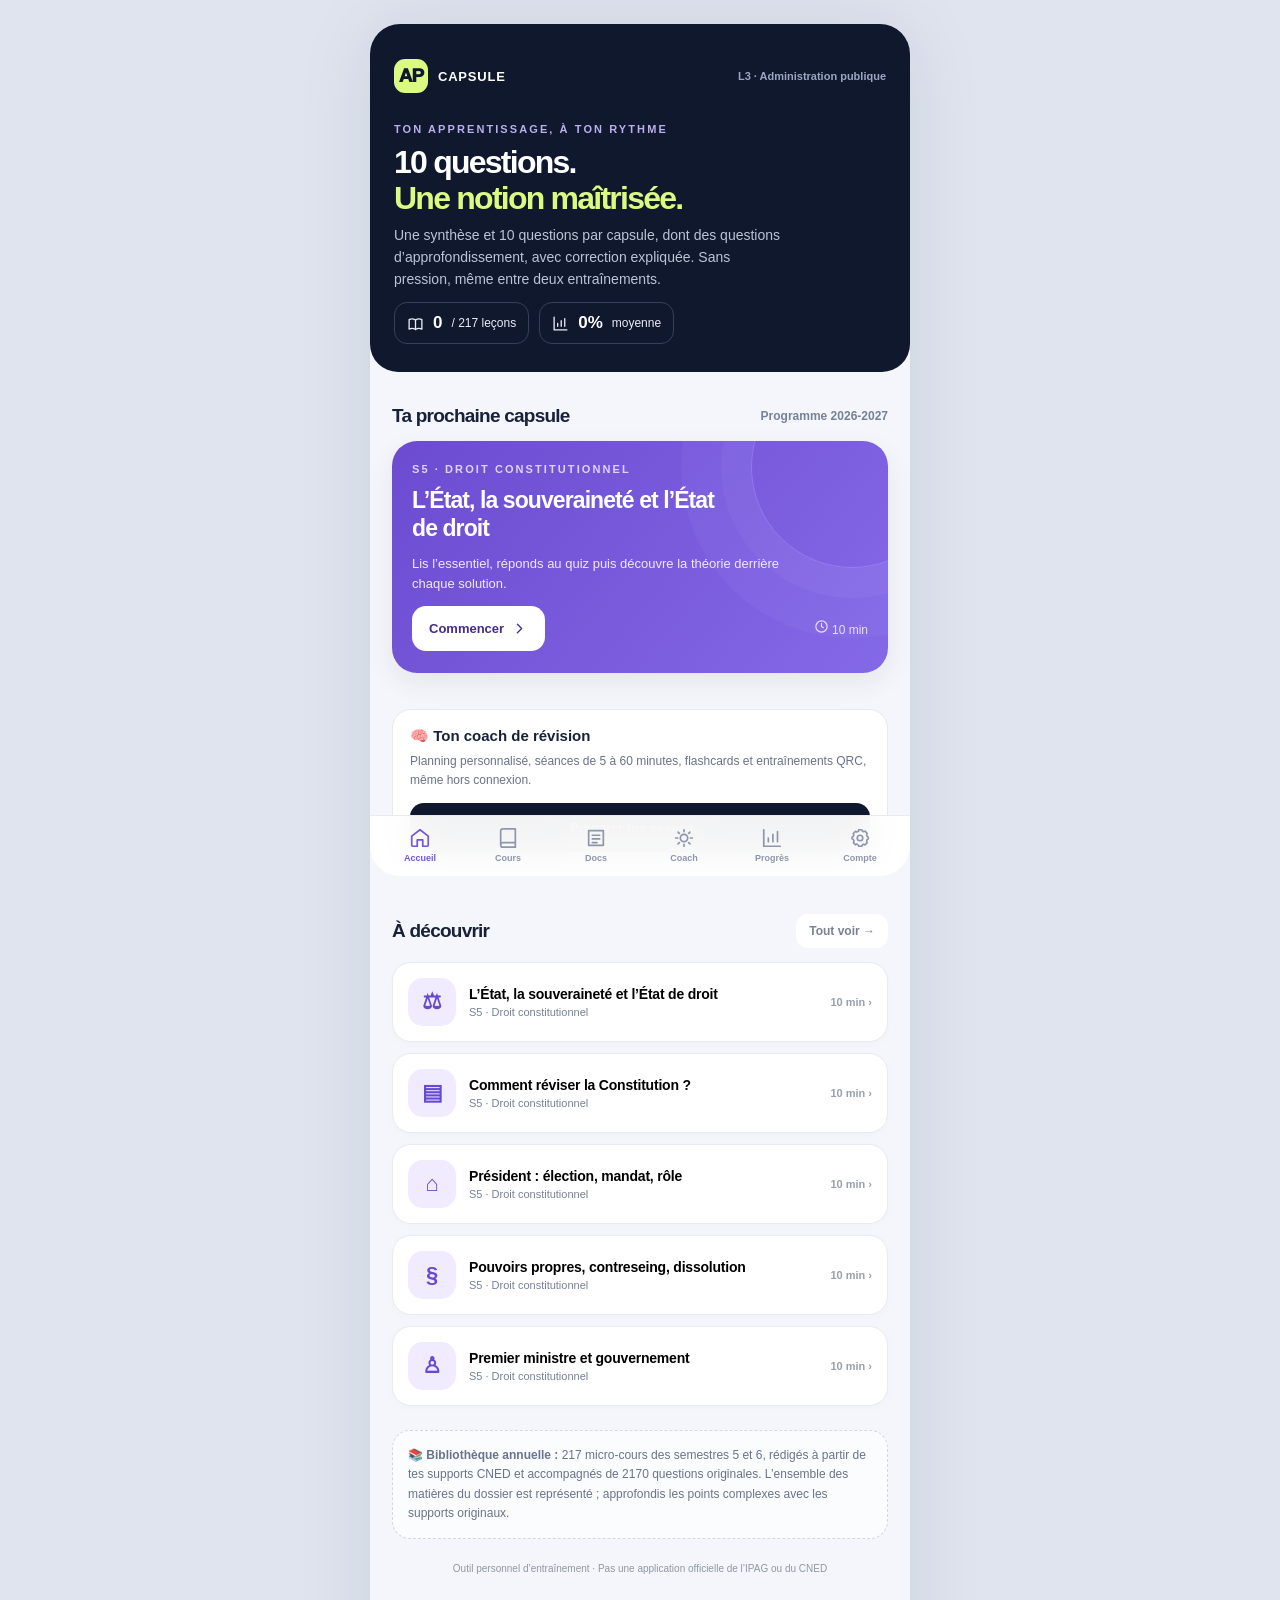
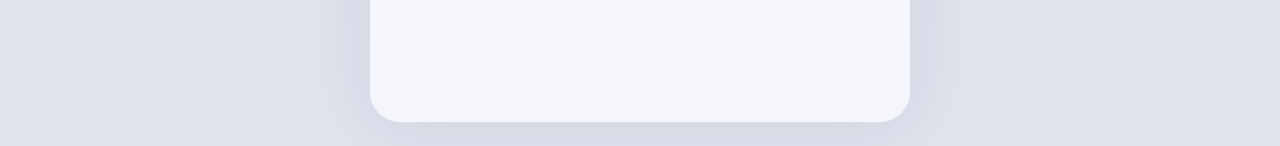
<file: index.html>
<!doctype html>
<html lang="fr">
<head>
  <meta charset="utf-8">
  <meta name="viewport" content="width=device-width,initial-scale=1,viewport-fit=cover">
  <meta name="theme-color" content="#10182d">
  <meta name="apple-mobile-web-app-capable" content="yes">
  <meta name="apple-mobile-web-app-status-bar-style" content="black-translucent">
  <meta name="apple-mobile-web-app-title" content="Capsule AP">
  <meta name="description" content="Révisions L3 Administration publique : micro-cours, QCM, planning, flashcards, QRC, bibliothèque et progression.">
  <link rel="apple-touch-icon" href="icon-192.png">
  <link rel="icon" type="image/png" href="icon-192.png">
  <link rel="manifest" href="manifest.webmanifest">
  <link rel="stylesheet" href="style.css">
  <link rel="stylesheet" href="v5-coach.css">
  <title>Capsule AP — Ma L3 en poche</title>
</head>
<body>
  <div class="app-shell">
    <div id="app" aria-live="polite"></div>
    <nav id="bottom-nav" class="bottom-nav" aria-label="Navigation principale"></nav>
  </div>
  <script src="lessons.js"></script>
  <script src="programme.js"></script>
  <script src="auth-config.js"></script>
  <script src="auth.js"></script>
  <script src="v4-docs.js"></script>
  <script src="v5-coach.js"></script>
  <script src="app.js"></script>
</body>
</html>
</file>
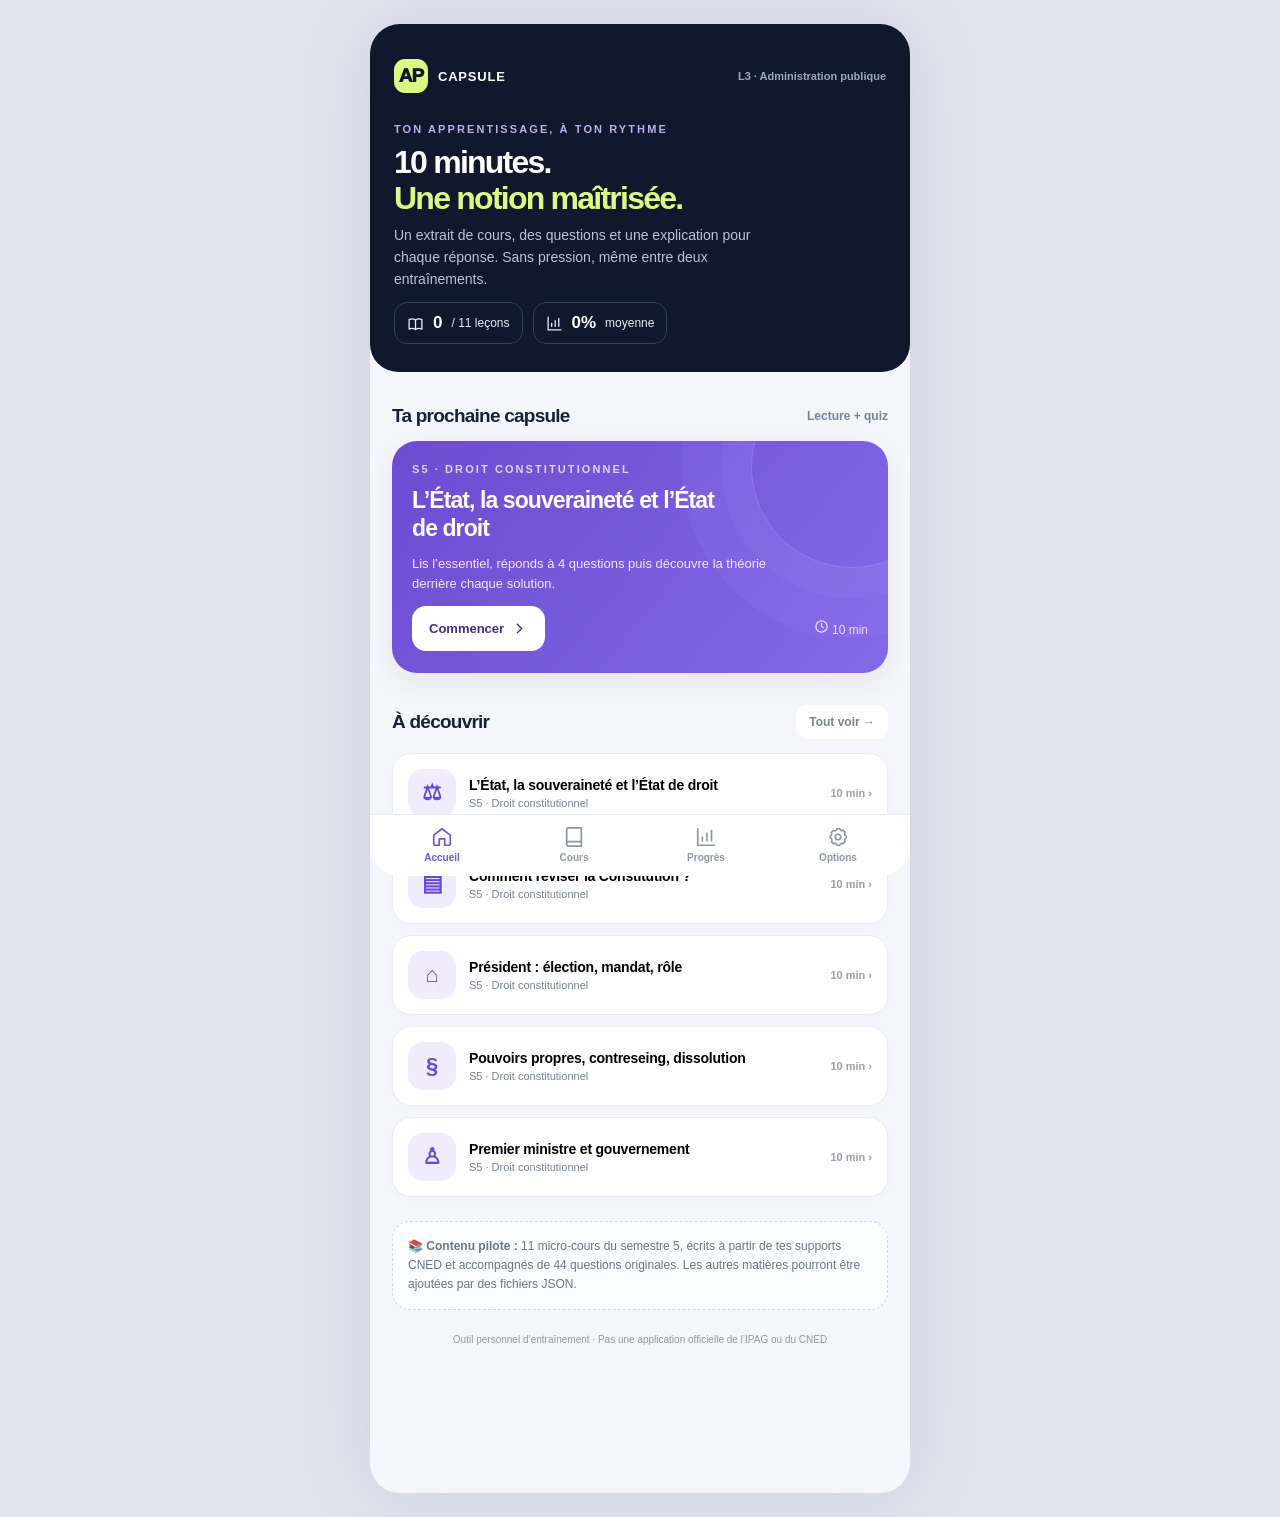
<file: Capsule_AP_DEMO.html>
<!doctype html>
<html lang="fr">
<head>
  <meta charset="utf-8">
  <meta name="viewport" content="width=device-width,initial-scale=1,viewport-fit=cover">
  <meta name="theme-color" content="#10182d">
  <meta name="apple-mobile-web-app-capable" content="yes">
  <meta name="apple-mobile-web-app-status-bar-style" content="black-translucent">
  <meta name="apple-mobile-web-app-title" content="Capsule AP">
  <meta name="description" content="Révisions L3 Administration publique : micro-cours, QCM, explications et progression.">
  <style>
:root{color-scheme:light;--navy:#10182d;--ink:#18213a;--muted:#768099;--lime:#dafa82;--purple:#7958e8;--bg:#f5f6fb;--white:#fff;--stroke:#e7e9f1;--good:#067950;--goodbg:#e7f8ef;--bad:#ae394a;--badbg:#fff0f1;--radius:22px;--shadow:0 10px 28px rgba(18,26,53,.07);font-family:-apple-system,BlinkMacSystemFont,"Segoe UI",Inter,Arial,sans-serif}
*{box-sizing:border-box}body{margin:0;background:#dfe4ef;color:var(--ink);-webkit-font-smoothing:antialiased}button,input,textarea{font:inherit}button{cursor:pointer}button:disabled{cursor:not-allowed;opacity:.45}button:focus-visible,a:focus-visible,input:focus-visible,textarea:focus-visible{outline:3px solid #7958e8;outline-offset:3px}.app-shell{max-width:540px;margin:0 auto;min-height:100svh;background:var(--bg);position:relative;box-shadow:0 2px 80px rgba(21,28,48,.09)}#app{min-height:100svh;padding-bottom:110px}.top{background:var(--navy);padding:calc(28px + env(safe-area-inset-top)) 24px 28px;color:#fff;border-radius:0 0 28px 28px}.brand{display:flex;align-items:center;gap:10px;letter-spacing:.06em;font-size:13px;font-weight:850}.brand-mark{background:var(--lime);color:var(--navy);height:34px;width:34px;display:grid;place-items:center;border-radius:11px;font-size:19px;font-weight:950;letter-spacing:-1px}.brand-light{color:#9ca6c1;font-weight:600;letter-spacing:0;margin-left:auto;font-size:11px}.hero{padding-top:30px;display:grid;gap:9px}.eyebrow{font-size:11px;text-transform:uppercase;letter-spacing:.19em;font-weight:900;color:#bbafed}.hero h1{font-size:32px;line-height:1.13;letter-spacing:-.055em;font-weight:830;margin:0;max-width:420px}.hero p{font-size:14px;line-height:1.55;color:#bbc4d7;margin:0;max-width:390px}.hero h1 em{font-style:normal;color:var(--lime)}.hero-stats{display:flex;gap:10px;align-items:stretch;padding-top:12px}.stat-pill{display:flex;align-items:center;gap:9px;color:#e9ecf6;font-size:12px;border:1px solid #35405b;padding:10px 12px;border-radius:13px}.stat-pill strong{font-size:17px;color:#fff}.content{padding:25px 22px}.section-heading{display:flex;align-items:center;justify-content:space-between;gap:12px;margin:8px 0 14px}.section-heading h2{margin:0;font-size:19px;letter-spacing:-.04em}.subtle{font-size:12px;color:var(--muted)}.section-heading .subtle{font-weight:700}.feature{color:#fff;background:linear-gradient(130deg,#6c4bd0,#8469e7);border-radius:25px;padding:22px 20px;display:grid;gap:12px;position:relative;overflow:hidden;box-shadow:var(--shadow)}.feature:before{content:"";position:absolute;right:-65px;top:-75px;width:200px;height:200px;border:1px solid #b4a2fe67;border-radius:50%;box-shadow:0 0 0 30px #b4a2fe12,0 0 0 70px #b4a2fe12}.feature>*{position:relative}.feature .eyebrow{color:#dcd4ff}.feature h3{font-size:23px;line-height:1.18;letter-spacing:-.04em;margin:0;max-width:310px}.feature p{font-size:13px;color:#efe9ff;line-height:1.55;max-width:370px;margin:0}.feature-actions{display:flex;align-items:center;gap:12px;justify-content:space-between}.feature-duration{color:#e8defe;font-size:12px}.btn{border:0;border-radius:14px;padding:14px 17px;font-weight:800;font-size:13px;display:inline-flex;align-items:center;gap:7px;justify-content:center;transition:transform .14s}.btn:active{transform:scale(.97)}.btn-white{background:var(--white);color:#442b92}.btn-dark{background:var(--navy);color:white}.btn-outline{background:white;color:var(--ink);border:1px solid #dedfec}.btn-lime{background:var(--lime);color:var(--navy)}.btn-block{display:flex;width:100%;padding:17px}.spacing{height:24px}.tiny{font-size:11px;color:var(--muted)}.list{display:grid;gap:11px}.lesson-row{display:flex;align-items:center;gap:13px;width:100%;border:1px solid #e9ebf3;background:#fff;padding:15px;border-radius:19px;text-align:left;box-shadow:0 2px 9px #18213a05}.course-icon{width:48px;height:48px;flex-shrink:0;background:#f0ebff;border-radius:15px;display:grid;place-items:center;color:#6849d1;font-weight:900;font-size:22px}.course-icon.blue{background:#eaf1ff;color:#436db3}.course-icon.green{background:#e6f7ed;color:#188062}.row-main{min-width:0;flex:1;display:grid;gap:4px}.row-main h3{font-size:14px;letter-spacing:-.015em;margin:0;font-weight:800}.row-main p{font-size:11px;color:var(--muted);margin:0;overflow:hidden;text-overflow:ellipsis;white-space:nowrap}.row-status{font-size:11px;font-weight:850;color:#9a9faf;white-space:nowrap}.row-status.done{color:var(--good)}.chips{display:flex;gap:7px;flex-wrap:wrap}.chip{padding:7px 11px;background:#f0f1f7;color:#576079;border-radius:999px;font-size:11px;font-weight:750}.chip.active{background:#e6dcff;color:#583bb6}.muted-card{border:1px dashed #d3d7e4;padding:15px;border-radius:18px;color:#6a738c;background:#ffffff9a;font-size:12px;line-height:1.6}.bottom-nav{display:flex;align-items:center;justify-content:space-around;position:fixed;bottom:0;z-index:50;width:100%;max-width:540px;background:rgba(255,255,255,.95);backdrop-filter:blur(18px);border-top:1px solid #e9ebf3;padding:10px 6px calc(12px + env(safe-area-inset-bottom))}.nav-item{background:transparent;border:0;display:grid;justify-items:center;gap:4px;color:#8e96a9;min-width:68px;font-size:10px;font-weight:800}.nav-item svg{width:22px;height:22px}.nav-item.active{color:#7255d8}.inside-top{background:var(--navy);color:white;padding:calc(24px + env(safe-area-inset-top)) 23px 29px;border-radius:0 0 26px 26px}.back{border:0;color:#d8def1;background:none;padding:0;display:flex;align-items:center;gap:8px;font-size:13px;font-weight:750}.inside-top h1{font-size:29px;letter-spacing:-.05em;line-height:1.12;margin:20px 0 9px}.inside-top .meta{display:flex;gap:7px;align-items:center;font-size:12px;color:#b9c1d5}.crumb{border-radius:8px;border:1px solid #44506b;padding:5px 7px;color:#dcdeed;font-size:11px}.reading-timer{display:flex;justify-content:space-between;align-items:center;gap:10px;margin-bottom:17px;border:1px solid #e6e7ee;background:white;border-radius:15px;padding:13px 15px}.timer{font-variant-numeric:tabular-nums;font-size:14px;font-weight:850;color:#7555d9}.reading-timer p{font-size:11px;margin:4px 0 0;color:var(--muted)}.reader h2{font-size:18px;letter-spacing:-.03em;margin:25px 0 10px}.reader p{font-size:15px;line-height:1.78;color:#37415a;margin:0 0 12px}.reader-section{background:#fff;border-radius:19px;padding:2px 19px 18px;margin-bottom:13px;border:1px solid #edeef3}.reader-section h2{font-size:16px}.reader-section .example{background:#f3f0ff;border-left:3px solid #9679e7;padding:13px 14px;border-radius:0 10px 10px 0;color:#554686;font-size:13px;line-height:1.65;margin-top:12px}.source{border:1px solid #e4e7f0;border-radius:17px;padding:15px;background:#fff;margin:13px 0;font-size:11px;line-height:1.5;color:#6d7487}.source b{display:block;color:var(--ink);margin-bottom:3px}.focus-card{background:#e9f6cf;border:1px solid #deeeae;padding:16px;border-radius:18px;margin:14px 0 18px}.focus-card h3{font-size:14px;margin:0 0 8px}.focus-card ul{margin:0;padding-left:18px;font-size:13px;line-height:1.8}.quiztop{display:flex;gap:10px;align-items:center;justify-content:space-between;margin-bottom:15px;font-size:12px;font-weight:850;color:#626b81}.progress-bar{height:7px;background:#e6e8f0;border-radius:20px;overflow:hidden;margin-bottom:24px}.progress-bar>span{display:block;background:#8262e0;height:100%;border-radius:20px;transition:width .25s}.question{font-size:22px;line-height:1.3;letter-spacing:-.045em;margin:0 0 12px}.hint{font-size:12px;color:#8991a4;margin:0 0 19px}.options{display:grid;gap:10px;margin-bottom:15px}.option{display:flex;gap:11px;align-items:flex-start;padding:14px 15px;border:1.5px solid #e4e6ef;border-radius:16px;background:white;text-align:left;min-height:58px;color:#343c53;font-size:14px;line-height:1.5;width:100%}.option.selected{border-color:#8a6ee6;background:#f5f0ff}.option.correct{border-color:#51b894;background:#eaf9f0}.option.wrong{border-color:#e9a7aa;background:#fff0f1}.bubble{border:1.5px solid #ccd1df;border-radius:6px;width:20px;height:20px;flex:0 0 20px;display:grid;place-items:center;font-size:12px;color:white;margin-top:0}.option.selected .bubble{background:#7c5ddd;border-color:#7c5ddd}.option.correct .bubble{background:#159669;border-color:#159669}.option.wrong .bubble{background:#c85160;border-color:#c85160}.feedback{border-radius:19px;padding:16px;margin:16px 0;background:#fff;border:1px solid #e6e9f0}.feedback h3{margin:0 0 8px;font-size:15px}.feedback p{margin:0 0 10px;color:#556078;line-height:1.55;font-size:13px}.feedback-item{display:grid;gap:5px;padding:9px 0;border-top:1px solid #eff0f5}.feedback-item:first-child{border:0}.mini-label{font-size:11px;font-weight:850;color:#6d56b4}.pill-theory{background:#f2eeff;border-radius:13px;color:#46368c;padding:12px;font-size:13px;line-height:1.55}.pill-theory strong{display:block;font-size:11px;letter-spacing:.07em;margin-bottom:5px}.score{background:#fff;border-radius:24px;padding:27px 18px;text-align:center;margin:15px 0;border:1px solid #e8eaf1}.score-circle{height:128px;width:128px;border-radius:50%;display:grid;place-items:center;margin:5px auto 15px;border:10px solid #e8dfff;background:#f6f2ff;font-size:35px;letter-spacing:-.065em;font-weight:900;color:#6849c5}.score h2{margin:0 0 5px;letter-spacing:-.035em}.score p{color:#798196;font-size:13px;line-height:1.55}.score small{color:#9c8fb8}.note-area{resize:vertical;min-height:94px;width:100%;border:1px solid #dce0ea;border-radius:15px;padding:13px;background:#fff;font-size:13px;color:#1c2541;line-height:1.5}.search{display:flex;align-items:center;gap:7px;border:1px solid #e2e5ee;border-radius:15px;padding:0 15px;background:white;margin:0 0 14px}.search input{border:0;background:none;height:48px;flex:1;outline:0;font-size:14px;min-width:0}.search:focus-within{outline:2px solid #d6c6ff}.filter{border:0;padding:10px 13px;border-radius:12px;background:white;color:#7a8193;font-weight:750;font-size:12px;white-space:nowrap}.filter.on{background:#7858df;color:white}.filterstrip{display:flex;gap:6px;overflow:auto;margin:10px 0 17px}.metrics{display:grid;grid-template-columns:repeat(2,minmax(0,1fr));gap:10px}.metric{background:white;border:1px solid #e6e9f1;border-radius:18px;padding:18px}.metric b{font-size:28px;letter-spacing:-.04em}.metric p{margin:3px 0 0;font-size:12px;color:#838ba1}.history{padding:14px 0;border-bottom:1px solid #e6e8ef;font-size:13px;display:flex;gap:12px;justify-content:space-between}.history:last-child{border:0}.entry{background:#fff;border:1px solid #e8eaf3;border-radius:19px;padding:17px;margin:12px 0}.entry h3{font-size:15px;margin:0 0 7px}.entry p{font-size:12px;line-height:1.6;color:#697289;margin:0 0 13px}.filebox{padding:12px;background:#f4f5f9;border-radius:12px;font-size:12px;margin-bottom:13px;overflow-wrap:anywhere}.alert{border-radius:13px;padding:11px 12px;font-size:12px;line-height:1.5;background:#fff8e2;color:#6d570e}.disclaimer{font-size:10px;line-height:1.6;color:#9196a3;margin-top:22px;text-align:center}.empty{padding:25px;text-align:center;color:#7b8496;font-size:13px}.notice{position:fixed;z-index:99;bottom:97px;left:50%;transform:translateX(-50%);width:max-content;max-width:calc(100% - 35px);background:#212c46;color:#fff;border-radius:13px;padding:12px 17px;font-size:12px;box-shadow:0 8px 22px #10182d33}.quick-actions{display:flex;gap:9px;flex-wrap:wrap}.quick-actions .btn{flex:1}.inline-badge{font-size:10px;background:#e8f6dd;color:#44743a;padding:5px 7px;border-radius:999px;font-weight:850}.inline-badge.warn{background:#ffecc7;color:#927003}.lock{font-size:11px;color:#a3a9b8}@media(min-width:650px){.app-shell{margin:24px auto;border-radius:30px;overflow:hidden;min-height:90vh}.top{padding-top:35px}.inside-top{padding-top:30px}.bottom-nav{bottom:24px;border-radius:0 0 30px 30px}}@media(prefers-reduced-motion:reduce){*{transition:none!important}}@media (max-width:365px){.hero h1{font-size:29px}.content{padding:20px 16px}.stat-pill{padding:8px}.brand-light{font-size:10px}}
.option:disabled{opacity:1;cursor:default}

</style>
  <title>Capsule AP — Ma L3 en poche</title>
</head>
<body>
  <div class="app-shell">
    <div id="app" aria-live="polite"></div>
    <nav id="bottom-nav" class="bottom-nav" aria-label="Navigation principale"></nav>
  </div>
  <script>
window.CAPSULE_SEED = [{"id":"etat","title":"L’État, la souveraineté et l’État de droit","subject":"Droit constitutionnel","icon":"scale","semester":"S5","minutes":10,"source":{"file":"Cours_Droit_constitutionnel.pdf","pages":"15–21 (chapitre I : notions de compréhension, non priorité de mémorisation selon p. 13)"},"sections":[{"title":"1 · Reconnaître un État","body":"Un État est une organisation politique et juridique caractérisée par trois éléments généralement étudiés ensemble : une population, un territoire et une autorité publique exerçant un pouvoir effectif. Une nation n’est pas nécessairement un État : elle relève plutôt d’un sentiment d’appartenance partagé. La population est l’ensemble des personnes vivant sous la juridiction de l’État ; le territoire délimite l’espace où le pouvoir s’exerce ; le gouvernement effectif désigne l’existence d’institutions capables de décider et de faire appliquer leurs décisions.","example":"Une collectivité comme la région Nouvelle-Aquitaine possède un territoire et des habitants, mais elle n’a pas une souveraineté étatique : elle agit dans le cadre de la République française."},{"title":"2 · La personnalité morale et la souveraineté","body":"L’État est une personne morale : il dispose de droits, d’obligations et d’un patrimoine distincts de ceux de ses dirigeants. Le titulaire temporaire d’une fonction ne se confond donc pas avec l’institution. Cette continuité explique pourquoi une alternance politique n’efface pas, par elle-même, les engagements juridiques de l’État. La souveraineté désigne quant à elle le caractère suprême du pouvoir étatique dans son ordre juridique. Elle doit être articulée aujourd’hui avec les engagements internationaux et européens, sans confondre souveraineté et liberté d’agir sans règle.","example":null},{"title":"3 · L’État de droit et les contre-pouvoirs","body":"L’État de droit signifie que l’exercice du pouvoir est encadré par des règles contrôlables. Une administration ne peut se contenter d’invoquer l’intérêt général pour écarter les droits fondamentaux ou ignorer une loi. Les recours devant des juridictions indépendantes, la séparation des pouvoirs, la légalité et la hiérarchie des normes sont des garanties centrales. La formule « l’État est soumis au droit » est donc plus précise que « l’État fait le droit ». Une mesure politique peut être populaire tout en étant juridiquement irrégulière.","example":"Un arrêté municipal portant atteinte à une liberté peut être contesté devant le juge administratif, sous réserve des conditions du recours."},{"title":"4 · L’État unitaire","body":"La France est un État unitaire : il n’existe qu’un seul ordre constitutionnel étatique. La décentralisation confie des compétences à des collectivités dotées d’une personnalité juridique propre ; la déconcentration confie la mise en œuvre de décisions étatiques à des représentants ou services locaux de l’État. La distinction est fondamentale : un maire agit parfois au nom de la commune, parfois au nom de l’État ; le préfet, lui, représente l’État dans le département.","example":null}],"takeaway":["État = population + territoire + autorité effective","Personnalité morale ≠ personne du dirigeant","État de droit = pouvoir soumis à des règles et à un juge"],"questions":[{"text":"Quels sont les trois éléments classiques de l’État ?","choices":["Nation, religion, langue","Population, territoire, gouvernement effectif","Parlement, commune, budget"],"correct":[1],"reason":["Une nation peut exister sans disposer d’un État.","Exact : ces trois éléments caractérisent classiquement l’État.","Ce sont des institutions ou éléments possibles, pas les critères cumulatifs."],"pill":"La nation renvoie à un sentiment d’appartenance ; l’État à une organisation juridique.","multi":false},{"text":"Quelles propositions décrivent l’État de droit ?","choices":["L’administration respecte la hiérarchie des normes.","Le pouvoir peut écarter une loi s’il estime agir efficacement.","Un contrôle par des juridictions indépendantes est essentiel."],"correct":[0,2],"reason":["Oui, l’administration est tenue par la légalité.","Non, l’efficacité n’annule pas les garanties juridiques.","Oui, le contrôle juridictionnel évite l’arbitraire."],"pill":"État de droit : légalité + contrôle indépendant + respect des droits.","multi":true},{"text":"Le préfet de département illustre principalement…","choices":["La déconcentration","La décentralisation","Le fédéralisme"],"correct":[0],"reason":["Oui : il agit comme représentant territorial de l’État.","La décentralisation concerne les collectivités autonomes dans leurs compétences.","La France n’est pas un État fédéral."],"pill":"Déconcentration = même personne morale « État » ; décentralisation = collectivité distincte.","multi":false},{"text":"Un changement de président met-il fin à la personnalité juridique de l’État ?","choices":["Oui, car le pouvoir appartient au président.","Non, car l’État est une personne morale continue."],"correct":[1],"reason":["Le président est une institution ou un titulaire de fonction, pas la totalité de l’État.","Exact : l’État survit au renouvellement des gouvernants."],"pill":"Personnalité morale : continuité des engagements et des institutions.","multi":false}]},{"id":"revision","title":"Comment réviser la Constitution ?","subject":"Droit constitutionnel","icon":"book","semester":"S5","minutes":10,"source":{"file":"Cours_Droit_constitutionnel.pdf","pages":"25–31 (chapitre II, notamment section 4 p. 28)"},"sections":[{"title":"1 · Une Constitution rigide","body":"La Constitution du 4 octobre 1958 est une norme fondamentale qui organise les pouvoirs publics. Sa modification suit une procédure renforcée : on ne peut pas, en principe, la transformer par une simple loi ordinaire. On parle de Constitution « rigide ». Il faut distinguer la révision formelle du texte et l’évolution de sa pratique politique : une nouvelle manière pour les acteurs d’exercer leurs compétences ne modifie pas nécessairement la lettre de la Constitution.","example":null},{"title":"2 · L’initiative et le vote","body":"L’article 89 distingue le projet de révision, initié par le président de la République sur proposition du Premier ministre, et la proposition de révision, issue de parlementaires. Le texte doit être voté en termes identiques par l’Assemblée nationale et le Sénat : aucune assemblée ne peut être contournée à ce stade. Cette exigence d’accord distingue la révision constitutionnelle d’une procédure législative ordinaire où l’Assemblée nationale peut parfois avoir le dernier mot.","example":"Si les deux chambres adoptent des textes différents, la révision fondée sur l’article 89 ne peut pas continuer vers l’approbation finale tant que le texte n’est pas identique."},{"title":"3 · L’approbation définitive","body":"Une fois le texte adopté dans les mêmes termes, la voie normale d’approbation est le référendum. Toutefois, pour un projet de révision, le président peut choisir de convoquer le Parlement en Congrès ; l’approbation exige alors une majorité des trois cinquièmes des suffrages exprimés. Cette voie de Congrès ne s’applique pas aux propositions de révision d’origine parlementaire. À mémoriser : « projet = Congrès possible ; proposition = référendum ». La majorité des trois cinquièmes porte sur les suffrages exprimés, et non sur les membres inscrits.","example":null},{"title":"4 · Les limites","body":"L’article 89 interdit d’engager ou poursuivre la procédure de révision lorsqu’il est porté atteinte à l’intégrité du territoire. Il protège aussi la forme républicaine du gouvernement contre la révision. Ces limites constituent un rappel central : même le pouvoir constituant dérivé n’est pas entièrement libre. Pour répondre à une QRC, expose la procédure avant les limites, puis illustre par un cas court.","example":null}],"takeaway":["Article 89 : double vote identique","Projet présidentiel : Congrès possible, majorité 3/5","Forme républicaine non révisable"],"questions":[{"text":"Le Congrès peut être choisi pour approuver…","choices":["Un projet de révision","Une proposition de révision","N’importe quelle loi ordinaire"],"correct":[0],"reason":["Correct : l’article 89 prévoit ce choix pour un projet.","Non : une proposition suit la voie référendaire.","Le Congrès de l’article 89 est une procédure constitutionnelle, pas ordinaire."],"pill":"Retiens : projet = Congrès envisageable ; proposition = référendum.","multi":false},{"text":"Que doivent d’abord faire les deux chambres ?","choices":["Adopter le texte en termes identiques","Voter chacune un texte librement différent","Laisser le Sénat se prononcer seulement pour avis"],"correct":[0],"reason":["Oui : la navette doit parvenir à un texte identique.","Non : l’identité est indispensable.","Non : le Sénat dispose d’un pouvoir égal pour l’adoption de la révision."],"pill":"L’accord des deux assemblées est incontournable à l’article 89.","multi":false},{"text":"Quelle majorité est exigée au Congrès ?","choices":["Majorité absolue des députés","Trois cinquièmes des suffrages exprimés","Deux tiers des sénateurs"],"correct":[1],"reason":["Elle ne correspond pas à l’article 89.","Correct : majorité qualifiée de trois cinquièmes.","Ce n’est pas le seuil prévu."],"pill":"Attention à la différence entre « exprimés » et « inscrits ».","multi":false},{"text":"Quelles limites la Constitution pose-t-elle à la révision ?","choices":["La forme républicaine du gouvernement","Toute modification de la durée du mandat présidentiel","Une atteinte à l’intégrité du territoire pendant la procédure"],"correct":[0,2],"reason":["Oui, la forme républicaine ne peut être révisée.","Non, la durée du mandat a été modifiée notamment en 2000.","Oui, l’article 89 impose cette limite de circonstance."],"pill":"L’article 89 comporte des règles de procédure ET des limites matérielles ou circonstancielles.","multi":true}]},{"id":"president","title":"Président : élection, mandat, rôle","subject":"Droit constitutionnel","icon":"landmark","semester":"S5","minutes":10,"source":{"file":"Cours_Droit_constitutionnel.pdf","pages":"33–41 (chapitre III et chapitre IV section 1)"},"sections":[{"title":"1 · Une élection directe","body":"Depuis la réforme de 1962, le président de la République est élu au suffrage universel direct. Le scrutin est majoritaire à deux tours : si un candidat obtient la majorité absolue des suffrages exprimés au premier tour, il est élu ; sinon un second tour départage les deux candidats arrivés en tête (sauf hypothèses exceptionnelles). Le vote blanc ne constitue pas un suffrage exprimé pour calculer cette majorité. Le caractère direct de l’élection donne au président une forte légitimité démocratique mais ne le dispense jamais de la Constitution.","example":null},{"title":"2 · Le quinquennat","body":"Depuis la réforme approuvée en 2000, le mandat présidentiel est de cinq ans et non plus sept. L’élection présidentielle et les élections législatives ont été progressivement rapprochées dans le calendrier, ce qui a favorisé certaines situations de concordance des majorités. Il ne s’agit pourtant pas d’une garantie : le résultat des élections dépend des électeurs. La limitation à deux mandats consécutifs a été introduite par la révision constitutionnelle de 2008 (article 6).","example":null},{"title":"3 · Article 5 : arbitrer, garantir, veiller","body":"L’article 5 présente le président comme garant du respect de la Constitution ; il assure, par son arbitrage, le fonctionnement régulier des pouvoirs publics et la continuité de l’État. Il est aussi garant de l’indépendance nationale, de l’intégrité du territoire et du respect des traités. Dans une QRC, citer un article précis vaut mieux qu’attribuer au président une compétence générale imprécise.","example":null},{"title":"4 · Un président puissant, mais pas seul","body":"La Ve République associe un président de la République à un gouvernement responsable devant le Parlement. Le président nomme le Premier ministre (article 8), tandis que le gouvernement détermine et conduit la politique de la nation (article 20). La pratique politique varie selon la configuration des majorités, ce qui conduit à distinguer présidentialisme et cohabitation, sans modifier les règles écrites de base.","example":"Lorsqu’une majorité parlementaire soutient un Premier ministre d’une autre sensibilité que le président, la répartition politique des rôles change, mais les articles 5, 8 et 20 restent applicables."}],"takeaway":["Scrutin majoritaire à deux tours","Quinquennat ; au maximum 2 mandats consécutifs","Article 5 = arbitrage et garanties"],"questions":[{"text":"Quelle est aujourd’hui la durée du mandat présidentiel ?","choices":["4 ans","5 ans","7 ans"],"correct":[1],"reason":["Ce n’est pas la durée prévue par l’article 6.","Oui : quinquennat.","C’était l’ancienne durée du mandat."],"pill":"Quinquennat depuis la révision de 2000.","multi":false},{"text":"Quel article définit le rôle d’arbitre et de garant du président ?","choices":["Article 5","Article 20","Article 49"],"correct":[0],"reason":["Oui : article 5.","Article 20 : politique de la nation conduite par le gouvernement.","Article 49 : responsabilité du gouvernement devant l’Assemblée."],"pill":"L’article 5 est la référence de base pour le statut d’arbitre.","multi":false},{"text":"Quelles propositions sont justes ?","choices":["Le président est élu au suffrage universel direct.","Le gouvernement est responsable devant le Parlement.","Le président peut, sans limite, modifier la Constitution par décret."],"correct":[0,1],"reason":["Oui, c’est la règle depuis la réforme de 1962.","Oui, principe du régime parlementaire de la Ve République.","Non, la révision a sa propre procédure."],"pill":"Légitimité électorale ≠ pouvoir juridiquement illimité.","multi":true},{"text":"La cohabitation entraîne-t-elle l’abrogation de l’article 20 ?","choices":["Oui","Non"],"correct":[1],"reason":["La Constitution reste en vigueur pendant une cohabitation.","Correct : la pratique change, le texte demeure."],"pill":"Article 20 : le gouvernement détermine et conduit la politique de la nation.","multi":false}]},{"id":"pouvoirs","title":"Pouvoirs propres, contreseing, dissolution","subject":"Droit constitutionnel","icon":"gavel","semester":"S5","minutes":10,"source":{"file":"Cours_Droit_constitutionnel.pdf","pages":"50–65 (chapitre IV, sections 3 à 5)"},"sections":[{"title":"1 · Que signifie « pouvoir propre » ?","body":"En principe, les actes du président sont contresignés par le Premier ministre et, le cas échéant, les ministres responsables. L’article 19 énumère les exceptions : certaines compétences sont donc exercées sans contreseing. Cette différence est capitale dans les examens de droit constitutionnel. Le contreseing n’est pas une simple signature décorative : il traduit un mécanisme de répartition des responsabilités au sein du pouvoir exécutif.","example":null},{"title":"2 · Des exemples à retenir","body":"Parmi les pouvoirs propres figurent notamment la nomination du Premier ministre (article 8, premier alinéa), le recours au référendum selon l’article 11, la dissolution de l’Assemblée nationale (article 12) et les pouvoirs exceptionnels de l’article 16, sous réserve de leurs conditions respectives. Le président doit consulter le Premier ministre et les présidents des assemblées avant une dissolution ; cette consultation ne constitue pas une autorisation préalable. En revanche, de nombreuses autres décisions présidentielles restent soumises au contreseing.","example":null},{"title":"3 · Dissoudre n’est pas réviser","body":"La dissolution prévue par l’article 12 met fin par anticipation au mandat collectif des députés et provoque de nouvelles élections législatives. Elle ne dissout pas le Sénat, ne modifie pas la Constitution et n’entraîne pas à elle seule le départ du Premier ministre. De nouvelles élections doivent se tenir vingt à quarante jours après la dissolution. Une nouvelle dissolution ne peut intervenir dans l’année qui suit ces élections. Conserver ces distinctions t’aidera à éviter les pièges des QCM.","example":null},{"title":"4 · Savoir répondre à une QRC","body":"Sujet-type : « Le président peut-il décider seul la dissolution ? ». Commence par identifier l’article 12 et l’absence de contreseing grâce à l’article 19 ; distingue ensuite les consultations obligatoires de l’accord de leurs destinataires ; termine en rappelant les conséquences électorales et la limite d’un an. La réponse attendue n’est ni « il fait tout seul » ni « il doit obtenir l’accord du Sénat », mais une analyse structurée des conditions et des effets.","example":null}],"takeaway":["Article 19 : liste des exceptions au contreseing","Article 12 : dissolution de l’Assemblée nationale","Consultation obligatoire ≠ autorisation"],"questions":[{"text":"Quelle disposition permet la dissolution de l’Assemblée nationale ?","choices":["Article 12","Article 49 al. 3","Article 89"],"correct":[0],"reason":["Oui : article 12.","Article 49-3 concerne la responsabilité sur un texte, pas la dissolution.","Article 89 concerne la révision de la Constitution."],"pill":"Dissolution (art. 12) ≠ engagement de responsabilité (art. 49) ≠ révision (art. 89).","multi":false},{"text":"Que dissout le président par l’article 12 ?","choices":["L’Assemblée nationale","Le Sénat","Le Conseil constitutionnel"],"correct":[0],"reason":["Exact.","Le Sénat n’est pas dissous par l’article 12.","Le Conseil constitutionnel n’est pas une assemblée législative dissoute ainsi."],"pill":"Seule l’Assemblée nationale est concernée par la dissolution.","multi":false},{"text":"Avant une dissolution, il doit consulter…","choices":["Le Premier ministre","Les présidents des assemblées","Tous les maires de France"],"correct":[0,1],"reason":["Oui, consultation prévue à l’article 12.","Oui, les présidents des assemblées doivent être consultés.","Ce n’est pas une condition constitutionnelle."],"pill":"Consulter une autorité ne signifie pas obtenir son accord.","multi":true},{"text":"Un pouvoir propre signifie…","choices":["Une compétence présidentielle sans contreseing","Un pouvoir qui ne connaît aucune condition","Un droit du président de rédiger la loi seul"],"correct":[0],"reason":["C’est le sens juridique à retenir.","Un pouvoir propre reste encadré par la Constitution.","La fonction législative n’est pas transférée au président par cette formule."],"pill":"Pense à l’article 19 avant de classer un acte comme « propre ».","multi":false}]},{"id":"gouvernement","title":"Premier ministre et gouvernement","subject":"Droit constitutionnel","icon":"users","semester":"S5","minutes":10,"source":{"file":"Cours_Droit_constitutionnel.pdf","pages":"67–79 (chapitre V, sélectionner sections indiquées p. 13)"},"sections":[{"title":"1 · Formation du gouvernement","body":"Le président nomme le Premier ministre (article 8). Les autres membres du gouvernement sont nommés par le président sur proposition du Premier ministre. En droit, la nomination est présidentielle ; en pratique, la composition et la stabilité d’un gouvernement dépendent aussi de l’équilibre des forces parlementaires. Cette dimension politique est importante, mais elle ne remplace pas la règle juridique.","example":null},{"title":"2 · Article 20 : la direction politique","body":"L’article 20 précise que le gouvernement détermine et conduit la politique de la nation. Il dispose de l’administration et de la force armée et est responsable devant le Parlement selon les articles 49 et 50. Cette responsabilité ne signifie pas que le Parlement dirige lui-même l’administration : elle signifie qu’il existe des mécanismes constitutionnels pour mettre en cause le gouvernement et, dans certaines situations, le contraindre à démissionner.","example":null},{"title":"3 · Article 21 : le Premier ministre","body":"Le Premier ministre dirige l’action du gouvernement, assure l’exécution des lois et exerce, sous réserve des compétences présidentielles, le pouvoir réglementaire. Il est responsable de la défense nationale selon l’article 21. On oppose souvent trop vite « président = tout » et « Premier ministre = exécutant » : dans une copie, cite les textes et distingue ensuite le fonctionnement réel selon les majorités.","example":"Un décret réglementaire du Premier ministre illustre l’exécution des lois, mais il existe aussi des décrets délibérés en Conseil des ministres qui sont signés par le président."},{"title":"4 · Une question de méthode","body":"Pour une QRC sur les relations président–Premier ministre, construis un raisonnement en trois étapes : (1) les textes, articles 8, 20 et 21 ; (2) les moyens politiques, confiance et majorité parlementaire ; (3) les variations de pratique, notamment la cohabitation. Évite de confondre responsabilité politique du gouvernement et responsabilité du président.","example":null}],"takeaway":["Art. 8 : nomination","Art. 20 : gouvernement conduit la politique nationale","Art. 21 : Premier ministre dirige l’action gouvernementale"],"questions":[{"text":"Selon l’article 20, qui détermine et conduit la politique de la nation ?","choices":["Le gouvernement","Le Sénat","Le Conseil constitutionnel"],"correct":[0],"reason":["Exact : le gouvernement.","Le Sénat participe au Parlement mais ne conduit pas l’action gouvernementale.","Le Conseil constitutionnel contrôle des normes, il ne gouverne pas."],"pill":"Art. 20 = Gouvernement ; art. 21 = Premier ministre.","multi":false},{"text":"Qui nomme le Premier ministre ?","choices":["Le président de la République","Le président du Sénat","Les députés par élection directe"],"correct":[0],"reason":["Oui : article 8.","Ce n’est pas sa compétence.","Les députés peuvent mettre en jeu la responsabilité gouvernementale mais ne l’élisent pas directement."],"pill":"Nomination présidentielle ; responsabilité gouvernementale distincte.","multi":false},{"text":"Quelles attributions relèvent du Premier ministre ?","choices":["Diriger l’action du gouvernement","Assurer l’exécution des lois","Réviser la Constitution par simple arrêté"],"correct":[0,1],"reason":["Oui, article 21.","Oui, article 21.","Non, la révision constitutionnelle est encadrée par l’article 89."],"pill":"Article 21 : direction, exécution des lois et pouvoir réglementaire.","multi":true},{"text":"Le gouvernement est-il politiquement responsable devant le Parlement ?","choices":["Oui","Non"],"correct":[0],"reason":["Oui, selon les conditions des articles 49 et 50.","Les mécanismes des articles 49 et 50 montrent le contraire."],"pill":"Responsabilité politique : un marqueur du régime parlementaire.","multi":false}]},{"id":"politique","title":"Qu’est-ce qu’une politique publique ?","subject":"Politiques publiques","icon":"route","semester":"S5","minutes":10,"source":{"file":"64L04TEWB0127_Cours_PolitiquesPubliques.pdf","pages":"4–7 (définitions, administrations publiques et typologies)"},"sections":[{"title":"1 · Qui, quoi, pourquoi ?","body":"Une politique publique n’est pas seulement une annonce de ministre ni une décision isolée. On peut la comprendre comme un ensemble coordonné de moyens mobilisés par des autorités publiques en vue d’objectifs dans un domaine donné. Pour l’analyser, pose systématiquement trois questions : QUI intervient (État, collectivités, agences, sécurité sociale) ? QUOI est mis en œuvre (loi, budget, service, subvention, campagne, contrôle) ? POURQUOI (objectif et problème à traiter) ? Ces trois questions évitent une description purement politique et obligent à identifier les instruments d’action.","example":null},{"title":"2 · Les administrations publiques","body":"La comptabilité nationale distingue trois sous-ensembles : les administrations publiques centrales (APUC), les administrations publiques locales (APUL) et les administrations de sécurité sociale (ASSO). La nature d’une politique publique ne se déduit pas du seul acteur qui parle : un programme de prévention sanitaire peut mobiliser une commune, une agence nationale et des organismes de Sécurité sociale. Il faut identifier les décideurs, les financeurs et les exécutants, qui peuvent être différents.","example":"Un programme contre le décrochage scolaire peut associer l’Éducation nationale, une collectivité territoriale et des associations subventionnées."},{"title":"3 · Des instruments variés","body":"Les pouvoirs publics peuvent intervenir par des obligations et sanctions, par des incitations financières, par la fourniture directe d’un service ou par l’information. Une même politique combine souvent plusieurs instruments : on peut, par exemple, agir sur la sécurité routière via réglementation, contrôle, aménagement de la voirie et campagnes de prévention. Un bon raisonnement ne juge pas seulement une mesure au regard des intentions affichées, mais demande si l’instrument choisi permet réellement d’atteindre le résultat.","example":null},{"title":"4 · Diagnostiquer l’action","body":"Pour comprendre l’efficacité d’une politique, distingue les moyens engagés (« inputs »), les réalisations administratives (« outputs ») et les effets observés sur le problème (« outcomes »). Construire dix équipements est une réalisation mesurable ; réduire les inégalités d’accès est un effet, plus difficile à établir. En dissertation ou QRC, la distinction entre objectif, instrument et résultat est très valorisable.","example":null}],"takeaway":["Qui ? Quoi ? Pourquoi ?","APUC, APUL, ASSO","Moyens ≠ réalisations ≠ effets"],"questions":[{"text":"Quel élément manque dans « Le gouvernement veut améliorer le logement » pour décrire une politique précise ?","choices":["Les instruments mis en œuvre","La couleur du logo du ministère","Le nom de chaque électeur"],"correct":[0],"reason":["Exact : les moyens rendent l’objectif opérationnel.","La communication n’est pas l’instrument essentiel à identifier.","Cet élément est sans rapport avec la définition."],"pill":"Politique publique = autorité + objectif + instruments cohérents.","multi":false},{"text":"Les collectivités territoriales appartiennent principalement aux…","choices":["APUL","APUC","ASSO"],"correct":[0],"reason":["Oui : administrations publiques locales.","APUC = centrales.","ASSO = sécurité sociale."],"pill":"APUC État ; APUL local ; ASSO social.","multi":false},{"text":"Quelles mesures peuvent être des instruments d’une politique publique ?","choices":["Une subvention","Un règlement obligatoire","Une campagne d’information"],"correct":[0,1,2],"reason":["Oui, instrument financier.","Oui, instrument normatif.","Oui, instrument informationnel."],"pill":"Une politique publique mobilise souvent plusieurs types d’instruments.","multi":true},{"text":"Créer dix permanences administratives est plutôt…","choices":["Une réalisation (output)","Une preuve immédiate d’impact social (outcome)","Une règle constitutionnelle"],"correct":[0],"reason":["Oui : on décrit ce qui a été produit par l’action.","L’impact doit être évalué séparément.","Ce n’est pas une règle constitutionnelle."],"pill":"Ne confonds pas action réalisée et amélioration réellement obtenue.","multi":false}]},{"id":"evaluation","title":"Mesurer les effets d’une politique","subject":"Politiques publiques","icon":"target","semester":"S5","minutes":10,"source":{"file":"64L04TEWB0127_Cours_PolitiquesPubliques.pdf","pages":"6–13 (types, rôle de l’État et instruments)"},"sections":[{"title":"1 · Le problème public et sa construction","body":"Une politique commence rarement par une évidence unanimement partagée. Il faut définir ce qui est considéré comme un problème public, déterminer quelles populations sont concernées et hiérarchiser les objectifs. Un même sujet peut être abordé sous des angles différents : l’absentéisme scolaire, par exemple, peut être traité par la prévention sociale, la santé, l’organisation éducative ou la sanction. Les choix de cadrage orientent les instruments disponibles.","example":null},{"title":"2 · Efficacité, efficience, équité","body":"L’efficacité demande si l’objectif visé est atteint. L’efficience demande si le résultat est obtenu avec un usage proportionné des ressources. L’équité interroge la distribution des effets entre les personnes ou territoires. Une politique peut être efficace mais coûteuse, ou efficiente mais socialement inégalitaire. Ces notions doivent être séparées dans un sujet d’examen : ce sont trois angles d’appréciation différents.","example":null},{"title":"3 · La comparaison pertinente","body":"Pour démontrer qu’une politique a eu un effet, il faut comparer la situation observée à un scénario crédible sans intervention. Une hausse de fréquentation après l’ouverture d’un service ne prouve pas à elle seule que l’ouverture est la cause de la hausse : saisonnalité, démographie ou communication peuvent contribuer au résultat. Sans étude statistique complexe, l’étudiant peut déjà mentionner ces facteurs confondants et distinguer corrélation et causalité.","example":"Si une médiathèque gagne 15 % de visiteurs après une rénovation, vérifie aussi l’évolution des horaires, des événements organisés et de la population desservie."},{"title":"4 · Restituer un diagnostic","body":"Un mini-diagnostic clair tient en quatre lignes : problème ciblé ; objectif mesurable ; moyen utilisé ; indicateur d’effet. Termine par un risque ou une limite. Cette grille est transférable à un sujet de politique du logement, d’accès aux soins, d’environnement ou de sécurité. Les chiffres doivent provenir d’une source identifiable et d’une période précise : ne les invente jamais dans une copie.","example":null}],"takeaway":["Efficacité = objectifs atteints","Efficience = résultats / ressources","Équité = répartition des effets"],"questions":[{"text":"Une politique atteint son objectif, mais son coût explose. Quelle appréciation est certaine ?","choices":["Elle peut être efficace sans être efficiente","Elle est nécessairement efficiente","Elle est nécessairement illégale"],"correct":[0],"reason":["Oui, objectif et coût sont deux dimensions distinctes.","Pas forcément : le rapport ressources/résultats peut être mauvais.","Un coût élevé ne prouve pas à lui seul l’illégalité."],"pill":"Efficacité et efficience ne sont pas synonymes.","multi":false},{"text":"Quelle question relève de l’équité ?","choices":["Les bénéfices sont-ils répartis équitablement entre quartiers ?","Combien de formulaires ont été imprimés ?","Combien de jours a duré la réunion ?"],"correct":[0],"reason":["Exact, c’est la distribution des effets.","C’est un moyen ou une réalisation, pas une mesure d’équité.","Une donnée de processus, non d’équité."],"pill":"Équité : qui bénéficie réellement des résultats ?","multi":false},{"text":"Une fréquentation augmente après une réforme. Peut-on prouver immédiatement que la réforme en est la cause ?","choices":["Oui, le calendrier suffit","Non, il faut examiner d’autres facteurs"],"correct":[1],"reason":["Une succession chronologique n’établit pas automatiquement un lien causal.","Oui : le raisonnement doit tester des explications alternatives."],"pill":"Corrélation ≠ causalité.","multi":false},{"text":"Quels indicateurs peuvent aider à évaluer une politique ?","choices":["Coût par bénéficiaire","Effet sur le public cible","Nombre de services ouverts"],"correct":[0,1,2],"reason":["Oui, renseigne notamment l’efficience.","Oui, renseigne l’efficacité ou l’impact.","Oui, renseigne les réalisations, mais ne suffit pas pour l’impact."],"pill":"Associe indicateurs d’intrants, réalisations et résultats.","multi":true}]},{"id":"comptabilite","title":"Comptabilité générale ou analytique ?","subject":"Nouvelle gestion publique","icon":"calculator","semester":"S5","minutes":10,"source":{"file":"64L07TEWB0025_Cours_NouvelleGestionPublique.pdf","pages":"5–8 (introduction et thème 1)"},"sections":[{"title":"1 · Deux manières de regarder l’organisation","body":"La comptabilité générale classe les opérations pour restituer une image d’ensemble, notamment patrimoniale et financière. La comptabilité analytique, ou de gestion, cherche plutôt à comprendre le coût d’une activité, d’un service ou d’un projet. Au lieu de se demander uniquement combien une administration a dépensé en électricité, on cherche à savoir quelles activités ont consommé cette ressource et pour quels résultats. La seconde approche fournit une information de décision, même si le calcul dépend de conventions et d’hypothèses.","example":null},{"title":"2 · Charges directes et indirectes","body":"Une charge directe peut être affectée sans calcul arbitraire à un objet de coût : par exemple, des fournitures acquises exclusivement pour un atelier donné. Une charge indirecte bénéficie à plusieurs activités, comme le chauffage d’un bâtiment partagé ; elle nécessite une clé de répartition. Le choix de cette clé doit être justifié. Une clé simple peut être la surface occupée ou les heures d’utilisation ; elle n’est pas automatiquement la plus fidèle à la réalité.","example":"L’électricité d’un gymnase communal utilisé par plusieurs associations est une charge dont l’affectation exige souvent une méthode de répartition."},{"title":"3 · Centres auxiliaires et principaux","body":"Les centres auxiliaires rendent des prestations aux autres unités de l’organisation (informatique, entretien, administration) ; les centres principaux sont plus directement reliés aux services ou produits finaux. Le coût d’un centre auxiliaire peut être réparti vers les centres principaux selon les prestations fournies. Le calcul devient donc une représentation organisée des flux internes. Une même organisation peut choisir des découpages différents selon la décision à éclairer.","example":null},{"title":"4 · Limites de l’outil","body":"Calculer le coût d’un service public n’équivaut pas à déterminer sa valeur sociale. Un dispositif coûteux peut être indispensable pour assurer l’égalité d’accès ou protéger une population vulnérable. Les gestionnaires doivent donc articuler les coûts avec des objectifs de service public. Dans un exercice, détaille les hypothèses et les unités de mesure, puis interprète le résultat avec prudence.","example":null}],"takeaway":["Générale = vision globale ; analytique = coût par activité","Directe ≠ indirecte","Coût calculé ≠ valeur d’intérêt général"],"questions":[{"text":"Quel outil sert prioritairement à déterminer le coût d’un service ?","choices":["Comptabilité analytique","Registre de l’état civil","Procès-verbal d’élection"],"correct":[0],"reason":["Exact : elle relie charges et activités.","Il remplit une autre fonction.","Sans lien avec l’analyse des coûts."],"pill":"La comptabilité de gestion suit les coûts par destination.","multi":false},{"text":"Le chauffage commun à trois services est plutôt…","choices":["Une charge indirecte","Une charge toujours directe","Une recette fiscale"],"correct":[0],"reason":["Oui, une répartition est nécessaire.","Il n’est pas directement imputable à un seul service.","Le chauffage est une dépense, pas une recette."],"pill":"Charge indirecte : la clé de répartition doit être explicitée.","multi":false},{"text":"Quelles unités peuvent être des centres auxiliaires ?","choices":["Service informatique partagé","Service entretien","Une activité finale que l’on cherche à chiffrer"],"correct":[0,1],"reason":["Oui, prestation interne à plusieurs services.","Oui, prestation interne.","Il s’agit plutôt d’un centre principal."],"pill":"Auxiliaire = support ; principal = activité finale.","multi":true},{"text":"Le service le moins coûteux est-il automatiquement le meilleur ?","choices":["Oui, dans tous les cas","Non, la qualité et l’intérêt général comptent aussi"],"correct":[1],"reason":["Le coût ne résume ni la qualité ni l’équité.","Exact, les objectifs publics sont multidimensionnels."],"pill":"Maîtriser les coûts n’efface pas les finalités du service public.","multi":false}]},{"id":"couts","title":"Un petit calcul de coût public","subject":"Nouvelle gestion publique","icon":"chart","semester":"S5","minutes":10,"source":{"file":"64L07TEWB0025_Cours_NouvelleGestionPublique.pdf","pages":"7–15 (coûts, centres et méthode des coûts)"},"sections":[{"title":"1 · Identifier l’objet de coût","body":"Un calcul doit d’abord répondre à la question « coût de quoi ? » : une séance, un usager, un repas, une filière universitaire, une journée d’ouverture. L’objet de coût détermine les ressources retenues. Changer d’objet sans l’annoncer rend les comparaisons inutilisables. On distingue aussi le coût total (ensemble des charges incluses) du coût unitaire (coût total divisé par le nombre d’unités produites).","example":null},{"title":"2 · Calculer un coût complet simplifié","body":"Supposons qu’une structure organise dix ateliers. Les intervenants coûtent 900 €, les fournitures dédiées 300 € et les charges communes affectées aux ateliers 200 €. Le coût total est 900 + 300 + 200 = 1 400 €. Le coût par atelier est de 1 400 / 10 = 140 €. Si cent participants ont bénéficié des ateliers, le coût moyen par participant est 14 €, mais cet indicateur ne dit rien du résultat pédagogique. Le périmètre des charges doit être décrit pour que le chiffre soit comparable.","example":null},{"title":"3 · Charges fixes et variables","body":"À court terme, certaines charges ne varient pas avec le nombre de bénéficiaires dans l’intervalle considéré : par exemple un loyer mensuel. D’autres varient plus directement avec l’activité, comme des consommables par participant. Cette distinction permet de comprendre que le coût moyen peut baisser lorsque le nombre de participants augmente, à condition que les capacités suffisent. Dans le secteur public, l’objectif n’est pas systématiquement de maximiser un profit : c’est d’utiliser les ressources de façon pertinente pour remplir une mission.","example":null},{"title":"4 · Interpréter une variation","body":"Si les ateliers passent de dix à douze sans hausse des charges fixes, le coût moyen peut diminuer. Mais cela dépend du nombre d’heures des intervenants et des fournitures supplémentaires nécessaires. Un calcul de coût sert à discuter une décision, pas à en apporter une réponse automatique. Avant d’annoncer une économie, vérifie les charges omises, la qualité du service et l’échelle retenue.","example":null}],"takeaway":["Coût unitaire = coût total / nombre d’unités","Une clé d’imputation doit être justifiée","Coût ≠ impact"],"questions":[{"text":"900 € + 300 € + 200 € pour 10 ateliers : coût par atelier ?","choices":["100 €","140 €","1 400 €"],"correct":[1],"reason":["Tu omets une partie des charges.","Oui, total 1 400 €, soit 140 € par atelier.","C’est le coût total, pas unitaire."],"pill":"Coût unitaire = total des charges / unités produites.","multi":false},{"text":"Quel est l’objet de coût dans « coût par participant » ?","choices":["Un participant","Une année budgétaire","Un bâtiment entier"],"correct":[0],"reason":["Oui, l’unité de référence est le participant.","C’est une période et pas l’unité demandée.","Autre objet de coût possible mais différent."],"pill":"Toujours définir précisément « coût de quoi ? ».","multi":false},{"text":"Quelles précautions sont utiles avant une comparaison de coûts ?","choices":["Même périmètre de charges","Même type d’unité","Ignorer systématiquement la qualité"],"correct":[0,1],"reason":["Oui, sinon les données sont incomparables.","Oui, sinon on compare des unités différentes.","La qualité peut expliquer une variation de coût."],"pill":"Une comparaison exige périmètre, méthode et unité cohérents.","multi":true},{"text":"Une charge fixe reste identique…","choices":["À court terme, dans un certain intervalle d’activité","Pour toujours et quelle que soit l’activité"],"correct":[0],"reason":["Correct, la fixité dépend de l’horizon et de la capacité.","Une hausse de capacité peut créer de nouveaux coûts fixes."],"pill":"« Fixe » est relatif à une période et à une échelle d’activité.","multi":false}]},{"id":"agents","title":"Fonctionnaire ou contractuel ?","subject":"Droit de la fonction publique","icon":"briefcase","semester":"S5","minutes":10,"source":{"file":"64L09TEWB0027_Cours_DroitFP.pdf","pages":"12–19 (agents publics, SPA/SPIC, statut)"},"sections":[{"title":"1 · Agent public : une catégorie plus large","body":"Tous les fonctionnaires sont des agents publics, mais tous les agents publics ne sont pas fonctionnaires. Les fonctionnaires sont, en principe, nommés dans un emploi permanent et titularisés dans un grade d’une hiérarchie administrative. Les agents contractuels peuvent être engagés par une personne publique pour accomplir des missions administratives sans bénéficier du même statut de titulaire. L’identification précise de leur régime détermine notamment les règles de recrutement, carrière et contentieux.","example":null},{"title":"2 · SPA et SPIC","body":"La distinction traditionnelle entre service public administratif (SPA) et service public industriel et commercial (SPIC) a des conséquences sur les personnels. Selon la jurisprudence Berkani (Tribunal des conflits, 25 mars 1996), les personnels non statutaires employés par une personne publique pour un SPA relèvent en principe d’un contrat de droit public, quel que soit leur emploi. À l’inverse, les personnels d’un SPIC relèvent en principe du droit privé, sous réserve d’exceptions et de textes spéciaux.","example":"Un agent d’accueil contractuel recruté directement par une collectivité pour un SPA n’est pas nécessairement fonctionnaire : il peut être agent contractuel de droit public."},{"title":"3 · Une situation légale et réglementaire","body":"Le fonctionnaire titulaire est placé dans une situation statutaire : ses droits et obligations sont principalement définis par des normes légales et réglementaires, plutôt que négociés individuellement par contrat de travail privé. Cela ne veut pas dire qu’il n’a aucun droit individuel. L’administration dispose d’un pouvoir hiérarchique, mais doit respecter les garanties statutaires, les procédures et les principes généraux du droit. Il ne faut donc pas confondre « statut » et absence de protection.","example":null},{"title":"4 · La bonne méthode pour un cas","body":"Pour qualifier un agent, ne te contente pas de son intitulé de poste. Vérifie l’employeur, la nature du service, la présence éventuelle d’un statut particulier, la titularisation et l’existence d’un contrat. En présence de dérogations législatives, celles-ci peuvent primer la grille jurisprudentielle générale. Présente ton raisonnement avec prudence si l’énoncé ne donne pas assez de faits.","example":null}],"takeaway":["Fonctionnaire ⊂ agents publics","SPA/ SPIC influencent le régime des personnels","Berkani, TC 25 mars 1996 : personnels non statutaires des SPA publics"],"questions":[{"text":"Tous les agents publics sont-ils fonctionnaires ?","choices":["Oui","Non"],"correct":[1],"reason":["Il existe aussi des agents contractuels publics.","Exact : fonctionnaire est une catégorie particulière."],"pill":"Fonctionnaire = agent titulaire régi par un statut.","multi":false},{"text":"La décision Berkani concerne principalement…","choices":["Les contractuels employés par des personnes publiques dans un SPA","La durée du mandat présidentiel","Le droit de dissolution"],"correct":[0],"reason":["Oui, en principe contrats de droit public.","Ce thème est constitutionnel, sans rapport.","Aucun rapport avec Berkani."],"pill":"Berkani (TC, 25 mars 1996) : personnels non statutaires des SPA gérés par personnes publiques.","multi":false},{"text":"Pour qualifier le régime d’un agent, quels critères examiner ?","choices":["Nature du service","Statut et type de recrutement","Couleur de l’uniforme"],"correct":[0,1],"reason":["Oui, SPA/SPIC est utile.","Oui, titulaire/contractuel et textes spéciaux sont essentiels.","Non, cela ne détermine pas le statut juridique."],"pill":"Raisonne par faits et textes, pas par nom de poste.","multi":true},{"text":"En principe, les personnels ordinaires d’un SPIC relèvent du…","choices":["Droit privé, avec exceptions","Droit constitutionnel uniquement"],"correct":[0],"reason":["Exact : principe de droit privé, hors exceptions.","Ce n’est pas une catégorie pertinente de régime d’emploi."],"pill":"SPIC : principe de droit privé ; SPA : le régime peut être public.","multi":false}]},{"id":"grh","title":"Recrutement, compétences et motivation","subject":"Gestion des ressources humaines","icon":"heart","semester":"S5","minutes":10,"source":{"file":"64L13TEWB0123_Cours_GRHOrganisations.pdf","pages":"5–18 (cadre général, parcours professionnel et satisfaction)"},"sections":[{"title":"1 · Ce que gère la GRH","body":"La gestion des ressources humaines ne se réduit pas à établir des fiches de paie. Elle organise l’adéquation entre les besoins d’une structure et les compétences, conditions de travail et parcours de ses agents. Elle comprend le recrutement, l’accueil, la formation, la mobilité, l’évaluation, la rémunération et la prévention des risques professionnels. Dans le secteur public, elle doit combiner la qualité du service rendu, les contraintes budgétaires et des principes juridiques spécifiques, notamment l’égalité de traitement.","example":null},{"title":"2 · Le parcours professionnel","body":"Un recrutement pertinent part d’un besoin réel et d’une définition précise des missions. L’accueil d’un nouvel agent permet de clarifier les responsabilités et les procédures ; la formation continue permet d’adapter les compétences au fil des évolutions du poste. Les entretiens professionnels servent notamment à échanger sur les résultats, les compétences et les perspectives. Il faut distinguer l’évaluation individuelle du seul calcul des effectifs : la GRH vise aussi le développement des personnes.","example":"Dans un lycée, l’accueil d’un nouvel assistant d’éducation peut associer une présentation des procédures de vie scolaire, des règles de sécurité et du rôle de médiation."},{"title":"3 · Satisfaction et engagement","body":"Les conditions de travail, la reconnaissance, l’autonomie, la relation avec l’encadrement et les perspectives d’évolution peuvent influer sur la satisfaction des agents. Mesurer ce phénomène ne consiste pas seulement à demander « êtes-vous heureux ? ». Il faut croiser des indicateurs quantitatifs (absences, départs, formations) avec un dialogue qualitatif. Un taux d’absentéisme élevé n’explique pas, à lui seul, ses causes : charge de travail, santé, organisation et contexte peuvent intervenir.","example":null},{"title":"4 · Des indicateurs utiles mais limités","body":"Les tableaux de bord sociaux doivent répondre à une question de gestion. Par exemple, le taux d’agents ayant suivi une formation renseigne la diffusion de la formation, mais pas automatiquement l’acquisition des compétences. Un indicateur mal défini conduit à des comparaisons trompeuses. En examen, donne systématiquement le nom de l’indicateur, son mode de calcul, ce qu’il mesure et ce qu’il ne permet pas de conclure.","example":null}],"takeaway":["GRH = compétences + parcours + conditions de travail","Un indicateur quantitatif n’explique pas toujours les causes","Évaluer les compétences ≠ compter seulement les effectifs"],"questions":[{"text":"Quel domaine appartient à la GRH ?","choices":["Formation des agents","Recrutement","Gestion des parcours"],"correct":[0,1,2],"reason":["Oui : développement des compétences.","Oui : adaptation des besoins et profils.","Oui : mobilité, évolution, évaluations."],"pill":"La GRH agit sur tout le parcours professionnel.","multi":true},{"text":"Un taux d’absentéisme élevé prouve-t-il une mauvaise motivation ?","choices":["Oui, sans exception","Non, il faut analyser les causes"],"correct":[1],"reason":["Il existe de multiples facteurs possibles.","Correct : le chiffre seul ne prouve pas sa cause."],"pill":"Une donnée de gestion ne constitue pas à elle seule un diagnostic.","multi":false},{"text":"Quelle action favorise l’intégration d’un nouvel agent ?","choices":["Clarifier missions et procédures","Ne transmettre aucune consigne","Supprimer tous les échanges avec l’équipe"],"correct":[0],"reason":["Oui : l’accueil structure la prise de poste.","L’absence de consignes crée un risque organisationnel.","Le collectif et les échanges favorisent l’intégration."],"pill":"L’intégration fait partie de la qualité du recrutement.","multi":false},{"text":"Le nombre d’heures de formation suffit-il à mesurer les compétences acquises ?","choices":["Oui, obligatoirement","Non, il faut aussi apprécier les acquis"],"correct":[1],"reason":["Le temps suivi ne démontre pas l’apprentissage.","Exact : quantité et effet sont distincts."],"pill":"Mesurer l’activité de formation n’est pas mesurer son efficacité.","multi":false}]}];

</script>
  <script>
/* Capsule AP – prototype autonome. Sans compte, publicité, serveur ni suivi. */
(()=>{'use strict';
const KEY='capsule-ap-progress-v1',PACKKEY='capsule-ap-custom-lessons-v1';
const iconPaths={home:'<path d="m3 10 9-7 9 7v10a1 1 0 0 1-1 1h-5v-7H9v7H4a1 1 0 0 1-1-1Z"/>',library:'<path d="M4 19.5A2.5 2.5 0 0 1 6.5 17H20M6.5 2H20v20H6.5A2.5 2.5 0 0 1 4 19.5v-15A2.5 2.5 0 0 1 6.5 2Z"/>',chart:'<path d="M3 3v18h18M8 16v-4m5 4V8m5 8V5"/>',settings:'<path d="M12 15a3 3 0 1 0 0-6 3 3 0 0 0 0 6Z"/><path d="M19.4 15a2 2 0 0 0 .4 2.2l-2.4 2.4a2 2 0 0 0-2.2-.4 2 2 0 0 0-1.2 1.8h-3.4A2 2 0 0 0 9.4 19a2 2 0 0 0-2.2.4l-2.4-2.4a2 2 0 0 0 .4-2.2A2 2 0 0 0 3.4 13v-2A2 2 0 0 0 5 9.4a2 2 0 0 0-.4-2.2l2.4-2.4a2 2 0 0 0 2.2.4A2 2 0 0 0 10.6 3h3.4a2 2 0 0 0 1.2 1.8 2 2 0 0 0 2.2-.4l2.4 2.4a2 2 0 0 0-.4 2.2A2 2 0 0 0 21 11v2a2 2 0 0 0-1.6 2Z"/>',arrow:'<path d="m9 18 6-6-6-6"/>',back:'<path d="m15 18-6-6 6-6"/>',clock:'<circle cx="12" cy="12" r="9"/><path d="M12 7v5l3 2"/>',check:'<path d="m4 12 5 5L20 6"/>',spark:'<path d="m12 2 1.9 6.1L20 10l-6.1 1.9L12 18l-1.9-6.1L4 10l6.1-1.9Z"/>',book:'<path d="M3 6.5C6 5 9 5 12 7c3-2 6-2 9-.5V20c-3-1.5-6-1.5-9 .5-3-2-6-2-9-.5Z"/><path d="M12 7v13.5"/>',flag:'<path d="M5 22V3m0 0c4-2 6 2 10 0v11c-4 2-6-2-10 0"/>'};
const I=(id,size=18)=>`<svg width="${size}" height="${size}" viewBox="0 0 24 24" fill="none" stroke="currentColor" stroke-width="1.85" stroke-linecap="round" stroke-linejoin="round" aria-hidden="true">${iconPaths[id]||iconPaths.book}</svg>`;
const em={scale:'⚖',book:'▤',landmark:'⌂',gavel:'§',users:'♙',route:'◎',target:'◉',calculator:'∑',chart:'↗',briefcase:'▣',heart:'♡'};
const $=sel=>document.querySelector(sel);
const safe=s=>String(s??'').replace(/[&<>"']/g,c=>({'&':'&amp;','<':'&lt;','>':'&gt;','"':'&quot;',"'":'&#39;'}[c]));
const getJson=(key,def)=>{try{const t=JSON.parse(localStorage.getItem(key));return t??def}catch{return def}};
let store=getJson(KEY,{results:{},history:[],notes:{},weak:[]});
if(!store||typeof store!=='object')store={results:{},history:[],notes:{},weak:[]};
store.results ||= {};store.history ||= [];store.notes ||= {};store.weak ||= [];
let custom=getJson(PACKKEY,[]);if(!Array.isArray(custom))custom=[];
let lessons=[...(window.CAPSULE_SEED||[])];
const merge=()=>{const base=[...(window.CAPSULE_SEED||[])];for(const l of custom){const index=base.findIndex(x=>x.id===l.id);if(index>=0)base[index]=l;else base.push(l)}lessons=base};merge();
let view='home',selectedId=null,step='read',questionIndex=0,answer=[],checked=false,score=0,answers=[],filter='Tous',search='',startRead=0,quizRetry=false;
function save(){try{localStorage.setItem(KEY,JSON.stringify(store))}catch{toast('Sauvegarde locale indisponible sur cet appareil.')}}
function showDate(ts){return new Date(ts).toLocaleDateString('fr-FR',{day:'numeric',month:'short',year:'numeric'})}
function current(){return lessons.find(l=>l.id===selectedId)}
function finished(){return Object.keys(store.results).filter(id=>lessons.some(l=>l.id===id)).length}
function stats(){let x=store.history.length;let avg=x?Math.round(store.history.reduce((s,a)=>s+a.percent,0)/x):0;return {done:finished(),attempts:x,avg,weak:store.weak.length}}
function row(l){let result=store.results[l.id];let grade=result?`<span class="row-status done">${I('check',14)} ${result.best}%</span>`:`<span class="row-status">${l.minutes} min ›</span>`;let tint=l.subject==='Droit constitutionnel'?'':l.subject==='Politiques publiques'?'blue':'green';return `<button class="lesson-row" type="button" data-action="open" data-id="${safe(l.id)}"><span class="course-icon ${tint}" aria-hidden="true">${em[l.icon]||'◈'}</span><span class="row-main"><h3>${safe(l.title)}</h3><p>${safe(l.semester)} · ${safe(l.subject)}</p></span>${grade}</button>`}
function brand(){return `<div class="brand"><div class="brand-mark">AP</div>CAPSULE <span class="brand-light">L3 · Administration publique</span></div>`}
function nav(){const items=[['home','Accueil'],['library','Cours'],['chart','Progrès'],['settings','Options']];$('#bottom-nav').innerHTML=items.map(([name,label])=>`<button class="nav-item ${view===name?'active':''}" type="button" data-action="tab" data-view="${name}" ${view===name?'aria-current="page"':''}>${I(name,23)}<span>${label}</span></button>`).join('')}
function home(){let s=stats(),next=lessons.find(l=>!store.results[l.id])||lessons[0];const back=store.history.length?store.history[0]:null;return `<header class="top">${brand()}<div class="hero"><span class="eyebrow">Ton apprentissage, à ton rythme</span><h1>10 minutes.<br><em>Une notion maîtrisée.</em></h1><p>Un extrait de cours, des questions et une explication pour chaque réponse. Sans pression, même entre deux entraînements.</p></div><div class="hero-stats"><span class="stat-pill">${I('book',17)} <strong>${s.done}</strong> / ${lessons.length} leçons</span><span class="stat-pill">${I('chart',17)} <strong>${s.avg}%</strong> moyenne</span></div></header><main class="content"><div class="section-heading"><h2>Ta prochaine capsule</h2><span class="subtle">Lecture + quiz</span></div><section class="feature"><span class="eyebrow">${safe(next.semester)} · ${safe(next.subject)}</span><h3>${safe(next.title)}</h3><p>Lis l’essentiel, réponds à 4 questions puis découvre la théorie derrière chaque solution.</p><div class="feature-actions"><button class="btn btn-white" data-action="open" data-id="${safe(next.id)}">Commencer ${I('arrow',17)}</button><span class="feature-duration">${I('clock',15)} ${next.minutes} min</span></div></section><div class="spacing"></div><div class="section-heading"><h2>À découvrir</h2><button class="filter" data-action="tab" data-view="library">Tout voir →</button></div><div class="list">${lessons.slice(0,5).map(row).join('')}</div><div class="spacing"></div><aside class="muted-card">📚 <strong>Contenu pilote :</strong> ${lessons.length} micro-cours du semestre 5, écrits à partir de tes supports CNED et accompagnés de ${lessons.reduce((a,l)=>a+l.questions.length,0)} questions originales. Les autres matières pourront être ajoutées par des fichiers JSON.</aside><p class="disclaimer">Outil personnel d’entraînement · Pas une application officielle de l’IPAG ou du CNED</p></main>`}
function library(){const filtered=lessons.filter(l=>(filter==='Tous'||l.subject===filter) && ((l.title+' '+l.subject).toLowerCase().includes(search.toLowerCase())));const subs=['Tous',...new Set(lessons.map(l=>l.subject))];return `<header class="inside-top">${brand()}<h1>Bibliothèque</h1><div class="meta">${lessons.length} capsules disponibles · ${finished()} terminées</div></header><main class="content"><label class="search">${I('book',19)}<input type="search" id="lessonSearch" aria-label="Chercher une capsule" value="${safe(search)}" placeholder="Rechercher une matière ou une notion…"></label><div class="filterstrip">${subs.map(s=>`<button class="filter ${filter===s?'on':''}" data-action="filter" data-id="${safe(s)}">${safe(s)}</button>`).join('')}</div><div class="list">${filtered.length?filtered.map(row).join(''):'<p class="empty">Aucune capsule correspondante.</p>'}</div></main>`}
function topLesson(l,sub){return `<header class="inside-top"><button class="back" type="button" data-action="tab" data-view="library">${I('back',18)} Bibliothèque</button><h1>${safe(l.title)}</h1><div class="meta"><span class="crumb">${safe(l.semester)}</span>${safe(l.subject)} · ${safe(sub)}</div></header>`}
function read(l){return `${topLesson(l,'cours synthétisé')}<main class="content reader"><div class="reading-timer"><div><b style="font-size:13px">Ton rituel de lecture</b><p>10 minutes environ, avec reformulation des notions.</p></div><span class="timer" id="readingClock" role="timer">00:00</span></div>${l.sections.map(x=>`<section class="reader-section"><h2>${safe(x.title)}</h2><p>${safe(x.body)}</p>${x.example?`<div class="example"><b>Exemple concret</b><br>${safe(x.example)}</div>`:''}</section>`).join('')}<section class="focus-card"><h3>À retenir sans regarder le cours</h3><ul>${l.takeaway.map(s=>`<li>${safe(s)}</li>`).join('')}</ul></section><div class="source"><b>Source de référence (PDF du dossier CNED)</b>${safe(l.source.file)} · p. ${safe(l.source.pages)}<br><span class="tiny">Capsule rédigée pour l’entraînement, non issue mot à mot du support officiel.</span></div><label style="display:block;font-size:13px;font-weight:800;margin:17px 0 7px" for="note">Ma note personnelle / ce que j’ai compris</label><textarea id="note" class="note-area" placeholder="Ex. : Ce qu’il faut surtout retenir…">${safe(store.notes[l.id]||'')}</textarea><div style="margin:10px 0 18px"><button data-action="save-note" class="btn btn-outline">Enregistrer ma note</button></div><button class="btn btn-dark btn-block" type="button" data-action="start-quiz">J’ai terminé ma lecture → 4 questions ${I('arrow',17)}</button></main>`}
function isRight(q,sel){let a=[...sel].sort().join(','),b=[...q.correct].sort().join(',');return a===b}
function qView(l){let q=l.questions[questionIndex];const progress=100*(questionIndex+1)/l.questions.length;const opts=q.choices.map((choice,i)=>{let selected=answer.includes(i),right=q.correct.includes(i);return `<button class="option ${checked?(right?'correct':selected?'wrong':''):selected?'selected':''}" type="button" data-action="choice" data-idx="${i}" aria-pressed="${selected}" ${checked?'disabled':''}><span class="bubble">${checked&&right?'✓':selected?'✓':''}</span><span>${safe(choice)}</span></button>`}).join('');let details='';if(checked){const right=isRight(q,answer);details=`<section class="feedback" aria-live="polite"><h3>${right?'✓ Bonne réponse !':'↗ À consolider'}</h3><p>${right?'Ton raisonnement est juste.':`Bonne${q.correct.length>1?'s':''} réponse${q.correct.length>1?'s':''} : ${q.correct.map(i=>safe(q.choices[i])).join(' · ')}.`}</p>${q.choices.map((c,i)=>`<div class="feedback-item"><span class="mini-label">${q.correct.includes(i)?'✓ Réponse juste':'Pourquoi cette option ne convient pas'}${answer.includes(i)?' · ton choix':''}</span><p style="margin:0">${safe(q.reason[i])}</p></div>`).join('')}<div class="pill-theory"><strong>✦ LA PILULE DE THÉORIE</strong>${safe(q.pill)}</div></section>`}
return `${topLesson(l,'quiz interactif')}<main class="content"><div class="quiztop"><span>Question ${questionIndex+1} sur ${l.questions.length}</span><span>${checked?(isRight(q,answer)?'✓ Validée':'À revoir'):(q.multi?'Plusieurs réponses':'Une seule réponse')}</span></div><div class="progress-bar" aria-label="Progression du quiz"><span style="width:${progress}%"></span></div><h2 class="question">${safe(q.text)}</h2><p class="hint">${q.multi?'Coche toutes les bonnes réponses.':'Choisis la meilleure réponse.'}</p><div class="options" role="group" aria-label="Choix de réponse">${opts}</div>${details}${checked?`<button type="button" class="btn btn-dark btn-block" data-action="next">${questionIndex+1===l.questions.length?'Voir mon bilan':'Question suivante'} ${I('arrow',17)}</button>`:`<button type="button" class="btn btn-dark btn-block" data-action="verify" ${answer.length?'':'disabled'}>Vérifier et comprendre ${I('check',16)}</button>`}<div class="spacing"></div><button class="btn btn-outline btn-block" data-action="read-again">Revoir le cours</button></main>`}
function result(l){let percent=Math.round(score/l.questions.length*100);let fails=answers.filter(x=>!x.ok).length;return `${topLesson(l,'bilan de séance')}<main class="content"><section class="score"><div class="score-circle">${score}/${l.questions.length}</div><h2>${percent===100?'Parfait, capsule maîtrisée !':percent>=75?'Très bon travail !':percent>=50?'Tu progresses !':'C’est en répétant qu’on apprend.'}</h2><p>Tu as obtenu <b>${percent}%</b> à ce quiz.<br>${fails?`${fails} question${fails>1?'s':''} à retravailler.`:'Toutes les questions ont été validées.'} Ta progression est enregistrée sur cet appareil.</p><small>Répondre puis comprendre : c’est le principe de Capsule AP.</small></section><div class="focus-card"><h3>Les trois idées clés</h3><ul>${l.takeaway.map(s=>`<li>${safe(s)}</li>`).join('')}</ul></div><div class="quick-actions"><button type="button" class="btn btn-outline" data-action="read-again">Relire</button><button type="button" class="btn btn-dark" data-action="retry">Refaire le quiz</button></div><div class="spacing"></div><button type="button" class="btn btn-lime btn-block" data-action="tab" data-view="home">Retour à l’accueil ${I('arrow',17)}</button></main>`}
function dashboard(){const s=stats();return `<header class="inside-top">${brand()}<h1>Ta progression</h1><div class="meta">Toutes les données restent sur cet appareil.</div></header><main class="content"><div class="metrics"><div class="metric"><b>${s.done}/${lessons.length}</b><p>Capsules effectuées</p></div><div class="metric"><b>${s.avg}%</b><p>Moyenne des tentatives</p></div><div class="metric"><b>${s.attempts}</b><p>Quiz terminés</p></div><div class="metric"><b>${s.weak}</b><p>Questions à revoir</p></div></div><div class="spacing"></div>${s.weak?`<div class="section-heading"><h2>À revoir</h2></div><div class="list">${[...new Set(store.weak.map(k=>k.split('::')[0]))].map(id=>lessons.find(l=>l.id===id)).filter(Boolean).map(row).join('')}</div><div class="spacing"></div>`:''}<div class="section-heading"><h2>Dernières séances</h2></div>${s.attempts?store.history.slice(0,12).map(h=>`<div class="history"><span><strong>${safe(lessons.find(l=>l.id===h.id)?.title||h.id)}</strong><br><span class="tiny">${showDate(h.at)}</span></span><b>${h.percent}%</b></div>`).join(''):'<p class="empty">Ta première séance apparaîtra ici.</p>'}<div class="spacing"></div><button class="btn btn-outline btn-block" data-action="export-progress">Exporter ma progression ${I('arrow',16)}</button></main>`}
function settings(){return `<header class="inside-top">${brand()}<h1>Personnalisation</h1><div class="meta">Pour faire évoluer ton application pendant la L3.</div></header><main class="content"><section class="entry"><h3>Ajouter de nouvelles capsules</h3><p>Lorsque tu recevras des cours du S6 ou des entraînements supplémentaires, importe un fichier JSON compatible. Les anciennes capsules sont conservées ; un identifiant identique met à jour la capsule correspondante.</p><input id="import-file" type="file" accept=".json,application/json" style="font-size:12px;max-width:100%;margin-bottom:13px"><button class="btn btn-dark btn-block" data-action="import">Importer les capsules</button><div class="spacing" style="height:12px"></div><button class="btn btn-outline btn-block" data-action="template">Télécharger un exemple JSON</button></section><section class="entry"><h3>Sauvegarder ton travail</h3><p>Les scores, la liste des erreurs et tes notes sont stockés localement sur ce navigateur. Ils ne se synchronisent pas automatiquement entre appareils. Exporte une sauvegarde avant de changer d’iPhone.</p><div class="quick-actions"><button class="btn btn-outline" data-action="export-progress">Exporter</button><button class="btn btn-outline" data-action="import-progress">Importer</button></div><input type="file" id="import-progress" accept=".json,application/json" hidden></section><section class="entry"><h3>Installation sur iPhone</h3><p>Une fois ce dossier publié sur un site HTTPS : ouvre le lien dans <strong>Safari → Partager → Sur l’écran d’accueil → Ouvrir comme app web → Ajouter</strong>. Les contenus inclus fonctionneront ensuite hors connexion après leur premier chargement.</p><div class="alert">Le fichier HTML téléchargé peut servir de démonstration sur ordinateur. Pour un usage confortable sur iPhone et l’installation hors ligne, publie le dossier sur un hébergeur HTTPS.</div></section><section class="entry"><h3>À propos</h3><p>Prototype d’entraînement personnel L3 Administration publique, réalisé à partir de synthèses originales de supports CNED 2026‑2027. Les exercices sont des créations de révision, non des sujets officiels.</p><p>Pour les examens, consulte toujours les polycopiés et les consignes de l’IPAG ; le contenu peut être simplifié et ne remplace pas les sources officielles.</p></section><p class="disclaimer">Capsule AP · Version 1.0 · Aucun serveur ni collecte de données</p></main>`}
function render(){const el=$('#app');if(view==='home')el.innerHTML=home();else if(view==='library')el.innerHTML=library();else if(view==='chart')el.innerHTML=dashboard();else if(view==='settings')el.innerHTML=settings();else if(view==='lesson'){const l=current();if(!l){view='home';return render()}el.innerHTML=step==='read'?read(l):step==='quiz'?qView(l):result(l)}nav();if(view==='lesson'&&step==='read')drawClock();}
function scrollTop(){window.scrollTo({top:0,behavior:'instant'})}
function toast(str){document.querySelector('.notice')?.remove();const x=document.createElement('div');x.className='notice';x.textContent=str;document.body.appendChild(x);setTimeout(()=>x.remove(),3700)}
function open(id){if(!lessons.some(l=>l.id===id))return;selectedId=id;view='lesson';step='read';startRead=Date.now();render();scrollTop()}
function startQuiz(){step='quiz';questionIndex=0;answer=[];checked=false;score=0;answers=[];render();scrollTop()}
function next(){if(questionIndex+1<current().questions.length){questionIndex++;checked=false;answer=[];render();scrollTop();return}let l=current(),pct=Math.round(score/l.questions.length*100),prev=store.results[l.id];store.results[l.id]={best:Math.max(pct,prev?.best||0),last:pct,at:Date.now(),attempts:(prev?.attempts||0)+1};store.history.unshift({id:l.id,percent:pct,at:Date.now()});store.history=store.history.slice(0,100);save();step='result';render();scrollTop()}
function verify(){const q=current()?.questions[questionIndex];if(!q||!answer.length||checked)return;checked=true;let ok=isRight(q,answer),qid=`${selectedId}::${questionIndex}`;if(ok){score++;store.weak=store.weak.filter(x=>x!==qid)}else if(!store.weak.includes(qid))store.weak.push(qid);answers.push({ok,idx:questionIndex,chosen:[...answer]});save();render();scrollTop()}
function downloadFile(filename,str,mime='application/json'){const blob=new Blob([str],{type:mime});const url=URL.createObjectURL(blob);const a=document.createElement('a');a.href=url;a.download=filename;a.click();setTimeout(()=>URL.revokeObjectURL(url),2500)}
function isLesson(l){return l&&typeof l.id==='string'&&/^[a-z0-9_-]{2,60}$/i.test(l.id)&&typeof l.title==='string'&&typeof l.subject==='string'&&['S5','S6'].includes(l.semester)&&Array.isArray(l.sections)&&l.sections.length>=1&&l.sections.every(x=>typeof x.title==='string'&&typeof x.body==='string')&&Array.isArray(l.takeaway)&&l.takeaway.every(x=>typeof x==='string')&&Array.isArray(l.questions)&&l.questions.length>=1&&l.questions.every(q=>typeof q.text==='string'&&Array.isArray(q.choices)&&q.choices.length>=2&&q.choices.every(x=>typeof x==='string')&&Array.isArray(q.correct)&&q.correct.length>=1&&q.correct.every(i=>Number.isInteger(i)&&i>=0&&i<q.choices.length)&&Array.isArray(q.reason)&&q.reason.length===q.choices.length&&q.reason.every(x=>typeof x==='string')&&typeof q.pill==='string')&&l.source&&typeof l.source.file==='string'&&typeof l.source.pages==='string'}
async function doImport(input,kind){const file=input?.files?.[0];if(!file){toast('Choisis d’abord un fichier JSON.');return}try{if(file.size>2e6)throw Error('Fichier trop volumineux (maximum 2 Mo).');const data=JSON.parse(await file.text());if(kind==='progress'){if(!data||!data.results||!Array.isArray(data.history)||!Array.isArray(data.weak))throw Error('Sauvegarde de progression non reconnue.');store={results:data.results,history:data.history,weak:data.weak,notes:data.notes||{}};save();toast('Progression restaurée.');view='chart';render();return}const items=Array.isArray(data)?data:data.lessons;if(!Array.isArray(items)||!items.length||items.length>100||!items.every(isLesson))throw Error('Le contenu ne correspond pas au modèle de capsules.');for(const l of items){const index=custom.findIndex(x=>x.id===l.id);if(index>=0)custom[index]=l;else custom.push(l)}localStorage.setItem(PACKKEY,JSON.stringify(custom));merge();filter='Tous';view='library';search='';render();toast(`${items.length} capsule(s) importée(s).`)}catch(e){toast('Importation impossible : '+e.message)}}
function drawClock(){const timer=$('#readingClock');if(!timer)return;const seconds=Math.floor((Date.now()-startRead)/1000),min=String(Math.floor(seconds/60)).padStart(2,'0'),sec=String(seconds%60).padStart(2,'0');timer.textContent=`${min}:${sec}`}
setInterval(()=>{if(view==='lesson'&&step==='read')drawClock()},1000);
document.addEventListener('click',e=>{const t=e.target.closest('[data-action]');if(!t)return;const action=t.dataset.action;switch(action){case'tab':view=t.dataset.view;render();scrollTop();break;case'open':open(t.dataset.id);break;case'filter':filter=t.dataset.id;render();break;case'start-quiz':startQuiz();break;case'choice':if(checked)break;const n=Number(t.dataset.idx),q=current().questions[questionIndex];answer=q.multi?answer.includes(n)?answer.filter(x=>x!==n):[...answer,n]:[n];render();break;case'verify':verify();break;case'next':next();break;case'read-again':step='read';startRead=Date.now();render();scrollTop();break;case'retry':startQuiz();break;case'save-note':store.notes[selectedId]=$('#note')?.value||'';save();toast('Note enregistrée sur cet appareil.');break;case'export-progress':downloadFile('capsule-ap-ma-progression.json',JSON.stringify(store,null,2));break;case'template':downloadFile('capsule-ap-exemple-capsule.json',JSON.stringify({lessons:[lessons[0]]},null,2));break;case'import':doImport($('#import-file'),'content');break;case'import-progress':$('#import-progress')?.click();break;}});
document.addEventListener('input',e=>{if(e.target?.id==='lessonSearch'){search=e.target.value;const pos=e.target.selectionStart;const focused=document.activeElement===e.target;render();if(focused){const el=$('#lessonSearch');el?.focus();el?.setSelectionRange(pos,pos)}}});
document.addEventListener('change',e=>{if(e.target.id==='import-progress')doImport(e.target,'progress')});
if('serviceWorker' in navigator&&location.protocol!=='file:'){window.addEventListener('load',()=>navigator.serviceWorker.register('./sw.js').catch(()=>{}));}
render();
})();

</script>
</body>
</html>
</file>
<file: style.css>
:root{color-scheme:light;--navy:#10182d;--ink:#18213a;--muted:#768099;--lime:#dafa82;--purple:#7958e8;--bg:#f5f6fb;--white:#fff;--stroke:#e7e9f1;--good:#067950;--goodbg:#e7f8ef;--bad:#ae394a;--badbg:#fff0f1;--radius:22px;--shadow:0 10px 28px rgba(18,26,53,.07);font-family:-apple-system,BlinkMacSystemFont,"Segoe UI",Inter,Arial,sans-serif}
*{box-sizing:border-box}body{margin:0;background:#dfe4ef;color:var(--ink);-webkit-font-smoothing:antialiased}button,input,textarea{font:inherit}button{cursor:pointer}button:disabled{cursor:not-allowed;opacity:.45}button:focus-visible,a:focus-visible,input:focus-visible,textarea:focus-visible{outline:3px solid #7958e8;outline-offset:3px}.app-shell{max-width:540px;margin:0 auto;min-height:100svh;background:var(--bg);position:relative;box-shadow:0 2px 80px rgba(21,28,48,.09)}#app{min-height:100svh;padding-bottom:110px}.top{background:var(--navy);padding:calc(28px + env(safe-area-inset-top)) 24px 28px;color:#fff;border-radius:0 0 28px 28px}.brand{display:flex;align-items:center;gap:10px;letter-spacing:.06em;font-size:13px;font-weight:850}.brand-mark{background:var(--lime);color:var(--navy);height:34px;width:34px;display:grid;place-items:center;border-radius:11px;font-size:19px;font-weight:950;letter-spacing:-1px}.brand-light{color:#9ca6c1;font-weight:600;letter-spacing:0;margin-left:auto;font-size:11px}.hero{padding-top:30px;display:grid;gap:9px}.eyebrow{font-size:11px;text-transform:uppercase;letter-spacing:.19em;font-weight:900;color:#bbafed}.hero h1{font-size:32px;line-height:1.13;letter-spacing:-.055em;font-weight:830;margin:0;max-width:420px}.hero p{font-size:14px;line-height:1.55;color:#bbc4d7;margin:0;max-width:390px}.hero h1 em{font-style:normal;color:var(--lime)}.hero-stats{display:flex;gap:10px;align-items:stretch;padding-top:12px}.stat-pill{display:flex;align-items:center;gap:9px;color:#e9ecf6;font-size:12px;border:1px solid #35405b;padding:10px 12px;border-radius:13px}.stat-pill strong{font-size:17px;color:#fff}.content{padding:25px 22px}.section-heading{display:flex;align-items:center;justify-content:space-between;gap:12px;margin:8px 0 14px}.section-heading h2{margin:0;font-size:19px;letter-spacing:-.04em}.subtle{font-size:12px;color:var(--muted)}.section-heading .subtle{font-weight:700}.feature{color:#fff;background:linear-gradient(130deg,#6c4bd0,#8469e7);border-radius:25px;padding:22px 20px;display:grid;gap:12px;position:relative;overflow:hidden;box-shadow:var(--shadow)}.feature:before{content:"";position:absolute;right:-65px;top:-75px;width:200px;height:200px;border:1px solid #b4a2fe67;border-radius:50%;box-shadow:0 0 0 30px #b4a2fe12,0 0 0 70px #b4a2fe12}.feature>*{position:relative}.feature .eyebrow{color:#dcd4ff}.feature h3{font-size:23px;line-height:1.18;letter-spacing:-.04em;margin:0;max-width:310px}.feature p{font-size:13px;color:#efe9ff;line-height:1.55;max-width:370px;margin:0}.feature-actions{display:flex;align-items:center;gap:12px;justify-content:space-between}.feature-duration{color:#e8defe;font-size:12px}.btn{border:0;border-radius:14px;padding:14px 17px;font-weight:800;font-size:13px;display:inline-flex;align-items:center;gap:7px;justify-content:center;transition:transform .14s}.btn:active{transform:scale(.97)}.btn-white{background:var(--white);color:#442b92}.btn-dark{background:var(--navy);color:white}.btn-outline{background:white;color:var(--ink);border:1px solid #dedfec}.btn-lime{background:var(--lime);color:var(--navy)}.btn-block{display:flex;width:100%;padding:17px}.spacing{height:24px}.tiny{font-size:11px;color:var(--muted)}.list{display:grid;gap:11px}.lesson-row{display:flex;align-items:center;gap:13px;width:100%;border:1px solid #e9ebf3;background:#fff;padding:15px;border-radius:19px;text-align:left;box-shadow:0 2px 9px #18213a05}.course-icon{width:48px;height:48px;flex-shrink:0;background:#f0ebff;border-radius:15px;display:grid;place-items:center;color:#6849d1;font-weight:900;font-size:22px}.course-icon.blue{background:#eaf1ff;color:#436db3}.course-icon.green{background:#e6f7ed;color:#188062}.row-main{min-width:0;flex:1;display:grid;gap:4px}.row-main h3{font-size:14px;letter-spacing:-.015em;margin:0;font-weight:800}.row-main p{font-size:11px;color:var(--muted);margin:0;overflow:hidden;text-overflow:ellipsis;white-space:nowrap}.row-status{font-size:11px;font-weight:850;color:#9a9faf;white-space:nowrap}.row-status.done{color:var(--good)}.chips{display:flex;gap:7px;flex-wrap:wrap}.chip{padding:7px 11px;background:#f0f1f7;color:#576079;border-radius:999px;font-size:11px;font-weight:750}.chip.active{background:#e6dcff;color:#583bb6}.muted-card{border:1px dashed #d3d7e4;padding:15px;border-radius:18px;color:#6a738c;background:#ffffff9a;font-size:12px;line-height:1.6}.bottom-nav{display:flex;align-items:center;justify-content:space-around;position:fixed;bottom:0;z-index:50;width:100%;max-width:540px;background:rgba(255,255,255,.95);backdrop-filter:blur(18px);border-top:1px solid #e9ebf3;padding:10px 6px calc(12px + env(safe-area-inset-bottom))}.nav-item{background:transparent;border:0;display:grid;justify-items:center;gap:4px;color:#8e96a9;min-width:68px;font-size:10px;font-weight:800}.nav-item svg{width:22px;height:22px}.nav-item.active{color:#7255d8}.inside-top{background:var(--navy);color:white;padding:calc(24px + env(safe-area-inset-top)) 23px 29px;border-radius:0 0 26px 26px}.back{border:0;color:#d8def1;background:none;padding:0;display:flex;align-items:center;gap:8px;font-size:13px;font-weight:750}.inside-top h1{font-size:29px;letter-spacing:-.05em;line-height:1.12;margin:20px 0 9px}.inside-top .meta{display:flex;gap:7px;align-items:center;font-size:12px;color:#b9c1d5}.crumb{border-radius:8px;border:1px solid #44506b;padding:5px 7px;color:#dcdeed;font-size:11px}.reading-timer{display:flex;justify-content:space-between;align-items:center;gap:10px;margin-bottom:17px;border:1px solid #e6e7ee;background:white;border-radius:15px;padding:13px 15px}.timer{font-variant-numeric:tabular-nums;font-size:14px;font-weight:850;color:#7555d9}.reading-timer p{font-size:11px;margin:4px 0 0;color:var(--muted)}.reader h2{font-size:18px;letter-spacing:-.03em;margin:25px 0 10px}.reader p{font-size:15px;line-height:1.78;color:#37415a;margin:0 0 12px}.reader-section{background:#fff;border-radius:19px;padding:2px 19px 18px;margin-bottom:13px;border:1px solid #edeef3}.reader-section h2{font-size:16px}.reader-section .example{background:#f3f0ff;border-left:3px solid #9679e7;padding:13px 14px;border-radius:0 10px 10px 0;color:#554686;font-size:13px;line-height:1.65;margin-top:12px}.source{border:1px solid #e4e7f0;border-radius:17px;padding:15px;background:#fff;margin:13px 0;font-size:11px;line-height:1.5;color:#6d7487}.source b{display:block;color:var(--ink);margin-bottom:3px}.focus-card{background:#e9f6cf;border:1px solid #deeeae;padding:16px;border-radius:18px;margin:14px 0 18px}.focus-card h3{font-size:14px;margin:0 0 8px}.focus-card ul{margin:0;padding-left:18px;font-size:13px;line-height:1.8}.quiztop{display:flex;gap:10px;align-items:center;justify-content:space-between;margin-bottom:15px;font-size:12px;font-weight:850;color:#626b81}.progress-bar{height:7px;background:#e6e8f0;border-radius:20px;overflow:hidden;margin-bottom:24px}.progress-bar>span{display:block;background:#8262e0;height:100%;border-radius:20px;transition:width .25s}.question{font-size:22px;line-height:1.3;letter-spacing:-.045em;margin:0 0 12px}.hint{font-size:12px;color:#8991a4;margin:0 0 19px}.options{display:grid;gap:10px;margin-bottom:15px}.option{display:flex;gap:11px;align-items:flex-start;padding:14px 15px;border:1.5px solid #e4e6ef;border-radius:16px;background:white;text-align:left;min-height:58px;color:#343c53;font-size:14px;line-height:1.5;width:100%}.option.selected{border-color:#8a6ee6;background:#f5f0ff}.option.correct{border-color:#51b894;background:#eaf9f0}.option.wrong{border-color:#e9a7aa;background:#fff0f1}.bubble{border:1.5px solid #ccd1df;border-radius:6px;width:20px;height:20px;flex:0 0 20px;display:grid;place-items:center;font-size:12px;color:white;margin-top:0}.option.selected .bubble{background:#7c5ddd;border-color:#7c5ddd}.option.correct .bubble{background:#159669;border-color:#159669}.option.wrong .bubble{background:#c85160;border-color:#c85160}.feedback{border-radius:19px;padding:16px;margin:16px 0;background:#fff;border:1px solid #e6e9f0}.feedback h3{margin:0 0 8px;font-size:15px}.feedback p{margin:0 0 10px;color:#556078;line-height:1.55;font-size:13px}.feedback-item{display:grid;gap:5px;padding:9px 0;border-top:1px solid #eff0f5}.feedback-item:first-child{border:0}.mini-label{font-size:11px;font-weight:850;color:#6d56b4}.pill-theory{background:#f2eeff;border-radius:13px;color:#46368c;padding:12px;font-size:13px;line-height:1.55}.pill-theory strong{display:block;font-size:11px;letter-spacing:.07em;margin-bottom:5px}.score{background:#fff;border-radius:24px;padding:27px 18px;text-align:center;margin:15px 0;border:1px solid #e8eaf1}.score-circle{height:128px;width:128px;border-radius:50%;display:grid;place-items:center;margin:5px auto 15px;border:10px solid #e8dfff;background:#f6f2ff;font-size:35px;letter-spacing:-.065em;font-weight:900;color:#6849c5}.score h2{margin:0 0 5px;letter-spacing:-.035em}.score p{color:#798196;font-size:13px;line-height:1.55}.score small{color:#9c8fb8}.note-area{resize:vertical;min-height:94px;width:100%;border:1px solid #dce0ea;border-radius:15px;padding:13px;background:#fff;font-size:13px;color:#1c2541;line-height:1.5}.search{display:flex;align-items:center;gap:7px;border:1px solid #e2e5ee;border-radius:15px;padding:0 15px;background:white;margin:0 0 14px}.search input{border:0;background:none;height:48px;flex:1;outline:0;font-size:14px;min-width:0}.search:focus-within{outline:2px solid #d6c6ff}.filter{border:0;padding:10px 13px;border-radius:12px;background:white;color:#7a8193;font-weight:750;font-size:12px;white-space:nowrap}.filter.on{background:#7858df;color:white}.filterstrip{display:flex;gap:6px;overflow:auto;margin:10px 0 17px}.metrics{display:grid;grid-template-columns:repeat(2,minmax(0,1fr));gap:10px}.metric{background:white;border:1px solid #e6e9f1;border-radius:18px;padding:18px}.metric b{font-size:28px;letter-spacing:-.04em}.metric p{margin:3px 0 0;font-size:12px;color:#838ba1}.history{padding:14px 0;border-bottom:1px solid #e6e8ef;font-size:13px;display:flex;gap:12px;justify-content:space-between}.history:last-child{border:0}.entry{background:#fff;border:1px solid #e8eaf3;border-radius:19px;padding:17px;margin:12px 0}.entry h3{font-size:15px;margin:0 0 7px}.entry p{font-size:12px;line-height:1.6;color:#697289;margin:0 0 13px}.filebox{padding:12px;background:#f4f5f9;border-radius:12px;font-size:12px;margin-bottom:13px;overflow-wrap:anywhere}.alert{border-radius:13px;padding:11px 12px;font-size:12px;line-height:1.5;background:#fff8e2;color:#6d570e}.disclaimer{font-size:10px;line-height:1.6;color:#9196a3;margin-top:22px;text-align:center}.empty{padding:25px;text-align:center;color:#7b8496;font-size:13px}.notice{position:fixed;z-index:99;bottom:97px;left:50%;transform:translateX(-50%);width:max-content;max-width:calc(100% - 35px);background:#212c46;color:#fff;border-radius:13px;padding:12px 17px;font-size:12px;box-shadow:0 8px 22px #10182d33}.quick-actions{display:flex;gap:9px;flex-wrap:wrap}.quick-actions .btn{flex:1}.inline-badge{font-size:10px;background:#e8f6dd;color:#44743a;padding:5px 7px;border-radius:999px;font-weight:850}.inline-badge.warn{background:#ffecc7;color:#927003}.lock{font-size:11px;color:#a3a9b8}@media(min-width:650px){.app-shell{margin:24px auto;border-radius:30px;overflow:hidden;min-height:90vh}.top{padding-top:35px}.inside-top{padding-top:30px}.bottom-nav{bottom:24px;border-radius:0 0 30px 30px}}@media(prefers-reduced-motion:reduce){*{transition:none!important}}@media (max-width:365px){.hero h1{font-size:29px}.content{padding:20px 16px}.stat-pill{padding:8px}.brand-light{font-size:10px}}
.option:disabled{opacity:1;cursor:default}
.field-label{display:block;margin:12px 0 5px;font-size:12px;font-weight:800;color:#37415a}.field-input{box-sizing:border-box;width:100%;border:1px solid #dce0ea;border-radius:12px;padding:12px;font:inherit;font-size:13px;background:#fff;color:#1c2541;margin-bottom:9px}.field-input:focus,.note-area:focus{outline:2px solid #cbbafa}.entry .quick-actions{margin:12px 0}.entry .quick-actions .btn{min-width:110px}

/* V4 Bibliothèque documentaire */
.v4-wrap{padding:22px 16px 96px;max-width:920px;margin:auto}.v4-wrap h1{font-size:1.9rem;margin:12px 0 8px}.v4-top{display:flex;align-items:center;gap:8px;flex-wrap:wrap}.v4-tag{border-radius:99px;font-size:12px;padding:5px 9px;background:#e8edf5;color:#23365b}.v4-card{background:white;border:1px solid #e1e6ee;border-radius:18px;padding:17px;margin:12px 0;box-shadow:0 2px 6px #14213c0a}.v4-muted{font-size:13px;color:#667387;line-height:1.5}.v4-field,.v4-area,.v4-select{width:100%;box-sizing:border-box;font-size:16px;padding:12px;border:1px solid #c9d2e1;border-radius:12px;background:white;color:#1b2945}.v4-area{min-height:90px;resize:vertical}.v4-btn{border:0;background:#182849;color:#fff;border-radius:11px;padding:11px 14px;font-size:14px;cursor:pointer}.v4-btn.alt{background:#e8edf5;color:#23365b}.v4-btn.warn{background:#fff0ed;color:#953528}.v4-btn:disabled{opacity:.5}.v4-actions{display:flex;gap:8px;flex-wrap:wrap;margin-top:12px}.v4-match{border-top:1px solid #e7ebf0;padding:13px 0}.v4-match:first-child{border-top:0}.v4-match strong{display:block;margin-bottom:5px}.v4-snippet{font-size:13px;line-height:1.6;white-space:pre-wrap;overflow-wrap:anywhere}.v4-pill{display:inline-block;background:#eff3f8;border-radius:30px;color:#41536f;font-size:11px;padding:4px 9px;margin:3px 4px 3px 0}.v4-stats{display:grid;grid-template-columns:repeat(2,minmax(0,1fr));gap:8px}.v4-stats>div{background:#f0f3f8;padding:12px;border-radius:12px}.v4-stats strong{display:block;font-size:20px}.v4-file{display:flex;justify-content:space-between;gap:8px;align-items:flex-start;border-top:1px solid #e7ebf0;padding:12px 0}.v4-file:first-of-type{border-top:0}.v4-file>div{min-width:0;word-break:break-word}.v4-note{border-left:3px solid #697d9f;padding:8px 12px;background:#f3f6fb;font-size:13px;line-height:1.6;border-radius:4px}.v4-reply{white-space:pre-wrap;line-height:1.7;font-size:14px}.v4-summary{font-size:14px;line-height:1.6}.v4-file-input{max-width:100%;font-size:13px}.v4-grid{display:grid;grid-template-columns:1fr 1fr;gap:10px}@media(max-width:540px){.v4-grid{grid-template-columns:1fr}.v4-stats{grid-template-columns:repeat(2,minmax(0,1fr))}}
</file>
<file: v5-coach.css>
/* Capsule AP V5 — coach mobile, isolé de la charte V4 */
.v5-wrap{padding:23px 17px 100px;max-width:920px;margin:auto}
.v5-header{padding:10px 2px 16px}
.v5-header h1{font-size:28px;letter-spacing:-.045em;line-height:1.12;margin:13px 0 8px;color:#17233d}
.v5-header p{color:#68748c;font-size:13px;line-height:1.6;margin:0}
.v5-badge{display:inline-flex;align-items:center;background:#e9e4ff;color:#58439e;border-radius:999px;padding:5px 9px;font-weight:800;font-size:10px;letter-spacing:.06em}
.v5-tabs{display:flex;gap:5px;overflow:auto;padding:5px;margin-bottom:16px;border:1px solid #e2e6ef;border-radius:15px;background:#ecf0f7;scrollbar-width:none}
.v5-tabs button{white-space:nowrap;border:0;background:transparent;padding:10px 12px;border-radius:11px;color:#606d81;font-size:11px;font-weight:800;flex:1}
.v5-tabs button.selected{background:#fff;color:#302b5d;box-shadow:0 2px 9px #1420351a}
.v5-card{border:1px solid #e4e8f2;border-radius:20px;background:white;padding:18px;margin:12px 0;box-shadow:0 3px 13px #13234208}
.v5-card h2{font-size:17px;line-height:1.25;letter-spacing:-.028em;margin:0 0 9px}
.v5-card h3{font-size:14px;margin:14px 0 8px}
.v5-card p{font-size:13px;line-height:1.58;color:#627088;margin:7px 0 12px}
.v5-card.v5-accent{background:linear-gradient(140deg,#f0eeff,#e8f3fa);border-color:#dcd8f8}
.v5-metrics{display:grid;grid-template-columns:repeat(2,minmax(0,1fr));gap:10px;margin-bottom:14px}
.v5-metrics>div{background:#1e2c49;color:#fff;padding:15px;border-radius:18px;display:grid;gap:4px}
.v5-metrics strong{font-size:25px;line-height:1.2;letter-spacing:-.04em}
.v5-metrics span{color:#c9d0e0;font-size:11px;line-height:1.45}
.v5-label{display:block;color:#344460;font-weight:850;font-size:12px;margin:12px 0 6px}
.v5-field{width:100%;box-sizing:border-box;border-radius:12px;border:1px solid #dce2eb;padding:12px;font-size:14px;background:#fff;color:#17233d}
.v5-textarea{min-height:190px;resize:vertical;font-size:14px;line-height:1.65}
.v5-btn{border:0;background:#1d2b48;color:#fff;padding:11px 13px;border-radius:12px;font-size:12px;font-weight:800;cursor:pointer;margin:8px 5px 4px 0}
.v5-btn.primary{width:100%;background:#7659df;color:white;padding:14px}
.v5-btn.light{color:#313f61;background:#eff0f9;border:1px solid #e1e4f0}
.v5-btn.tiny{padding:8px 10px;color:#433890;background:#efecff;font-size:11px;margin:0}
.v5-btn.good{background:#e3f4e8;color:#24653b}
.v5-btn.bad{background:#ffebed;color:#a63b4d}
.v5-inline{display:flex;gap:6px;flex-wrap:wrap;margin-top:10px}
.v5-inline .v5-btn{flex:1;min-width:92px}
.v5-heading{display:flex;align-items:center;gap:10px;justify-content:space-between;margin-bottom:14px}
.v5-heading h2{margin:0}
.v5-small{font-size:11px!important;color:#7a8699!important;line-height:1.55!important}
.v5-muted{font-size:12px!important;color:#818b9f!important;line-height:1.55!important}
.v5-task{display:flex;align-items:center;gap:9px;border-top:1px solid #edf0f4;padding:12px 0}
.v5-task:first-of-type{border-top:0}
.v5-task input{accent-color:#7858df;flex-shrink:0;width:16px;height:16px}
.v5-task-body{display:grid;gap:4px;min-width:0;flex:1}
.v5-task-body strong{font-size:12px;line-height:1.42;color:#1e2d49}
.v5-task-body span{font-size:10px;color:#8490a3;line-height:1.4}
.v5-task.done strong{text-decoration:line-through;color:#79849b}
.v5-days{display:grid;grid-template-columns:repeat(7,minmax(0,1fr));gap:5px}
.v5-days label{display:grid;justify-items:center;border-radius:11px;border:1px solid #e8ebf2;padding:9px 0;gap:4px;font-size:10px;font-weight:800;color:#53627e}
.v5-days input{width:16px;height:16px;accent-color:#7958e8;margin:0}
.v5-progress{height:8px;background:#ecedf3;border-radius:10px;overflow:hidden}
.v5-progress span{display:block;background:#7958e8;height:100%;border-radius:10px}
.v5-daygroup{border-top:1px solid #e9edf3;padding:13px 0}
.v5-daygroup:first-of-type{border-top:0}
.v5-daytitle{display:flex;justify-content:space-between;align-items:center;font-size:13px;color:#2a3a55}
.v5-daytitle span{font-size:11px;color:#8794a8}
.v5-flash{border:1px solid #dcd5f5;background:#f8f6ff;padding:20px;border-radius:18px;margin:15px 0}
.v5-flash h2{font-size:18px;line-height:1.45;margin:12px 0}
.v5-reveal{border-top:1px solid #dcd5f5;padding-top:14px}
.v5-reveal b{font-size:12px;color:#5943a3}
.v5-flash .v5-reveal p{color:#25334e;font-size:14px}
.v5-tip{background:#ede8ff;padding:12px;border-radius:12px}
.v5-qrc-prompt{font-size:18px!important;line-height:1.5!important;margin:14px 0!important}
.v5-correction{border-left:3px solid #7460c5;background:#f7f6fc;padding:14px;border-radius:10px;margin:14px 0}
.v5-correction p{white-space:pre-line;overflow-wrap:anywhere;color:#263552}
.v5-correction ul{padding-left:17px;font-size:12px;line-height:1.7;color:#42516a}
.v5-check{display:flex;align-items:center;gap:9px;font-size:13px;line-height:1.6;padding:8px 0;color:#3b4963}
.v5-check input{accent-color:#7958e8;flex-shrink:0}
.v5-history{display:grid;gap:3px;padding:11px 0;border-top:1px solid #edf0f5}
.v5-history strong{font-size:12px;color:#263954}
.v5-history span{font-size:11px;color:#8490a3}
.v5-alert{background:#fff1d8;color:#705520;border:1px solid #f5dfab;border-radius:12px;padding:12px;font-size:12px;margin-bottom:10px}
.bottom-nav{overflow:hidden}
.bottom-nav .nav-item span{font-size:9px}
@media(max-width:390px){.v5-wrap{padding:18px 12px 105px}.v5-tabs button{font-size:10px;padding:9px 10px}.v5-days{gap:3px}.v5-task{gap:6px}.bottom-nav .nav-item span{font-size:8px}}

.v5-upload{display:flex;align-items:center;justify-content:center;position:relative;min-width:120px;flex:1;color:#313f61;background:#eff0f9;border:1px solid #e1e4f0;border-radius:12px;padding:11px 13px;font-size:12px;font-weight:800;margin:8px 5px 4px 0;cursor:pointer}
.v5-upload input{position:absolute;inset:0;opacity:0;width:100%;height:100%;cursor:pointer}
.v5-note-success{font-weight:800;color:#216d46!important}
</file>
